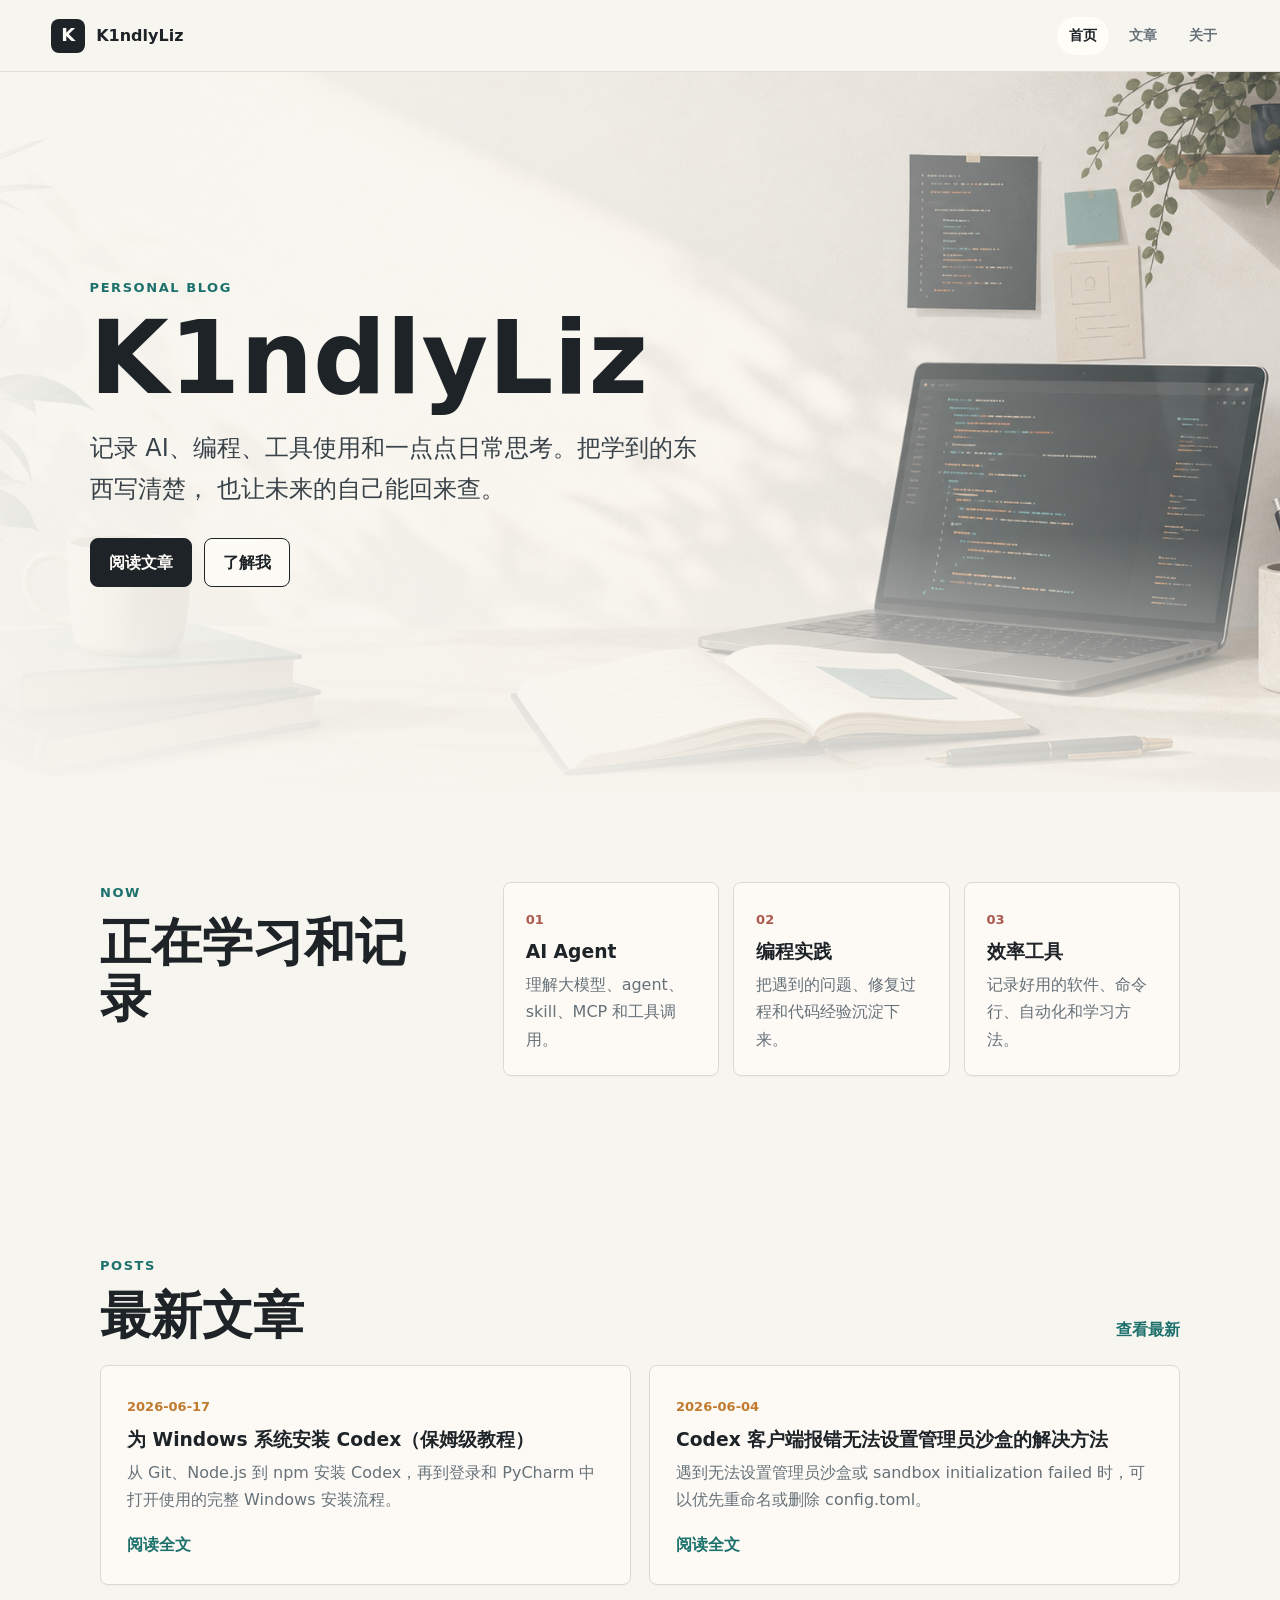
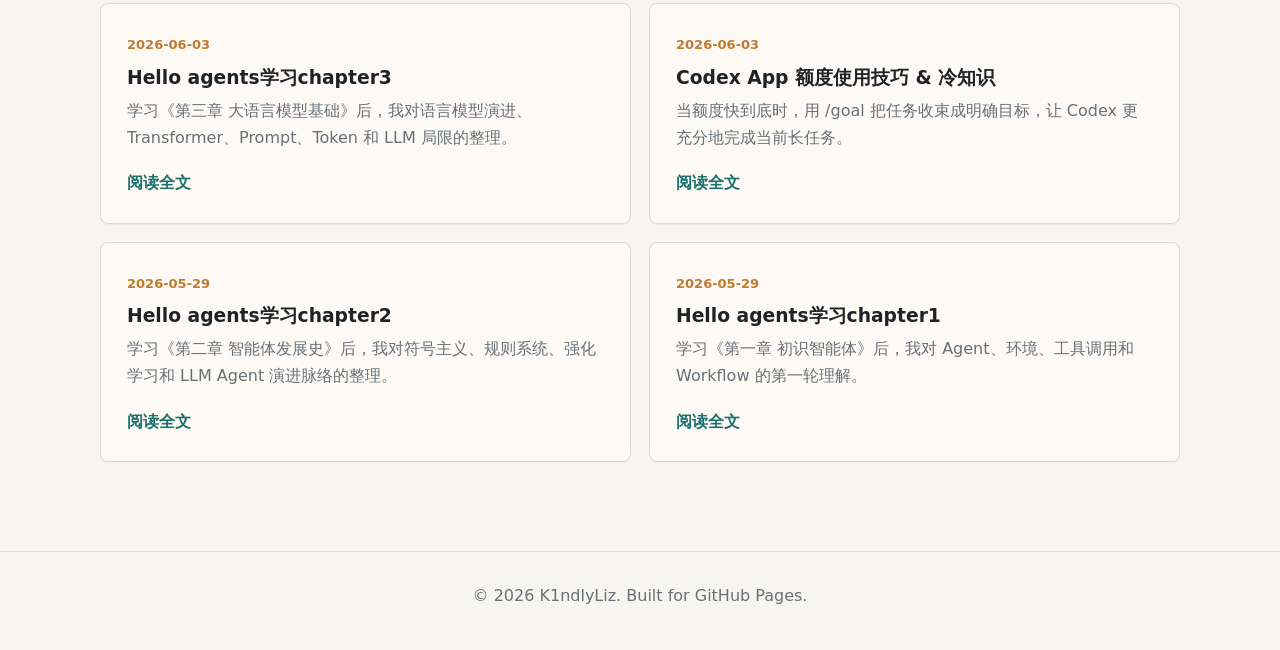
<file: index.html>
<!doctype html>
<html lang="zh-CN">
  <head>
    <meta charset="utf-8" />
    <meta name="viewport" content="width=device-width, initial-scale=1" />
    <meta
      name="description"
      content="K1ndlyLiz 的个人博客，记录 AI、编程、工具和学习笔记。"
    />
    <title>K1ndlyLiz | 个人博客</title>
    <link rel="stylesheet" href="assets/styles.css" />
  </head>
  <body>
    <header class="site-header">
      <a class="brand" href="index.html" aria-label="K1ndlyLiz 首页">
        <span class="brand-mark">K</span>
        <span>K1ndlyLiz</span>
      </a>
      <nav class="site-nav" aria-label="主导航">
        <a href="index.html" aria-current="page">首页</a>
        <a href="#posts">文章</a>
        <a href="about.html">关于</a>
      </nav>
    </header>

    <main>
      <section class="hero">
        <img src="assets/hero-blog.png" alt="" class="hero-image" />
        <div class="hero-overlay"></div>
        <div class="hero-content">
          <p class="eyebrow">Personal Blog</p>
          <h1>K1ndlyLiz</h1>
          <p class="hero-copy">
            记录 AI、编程、工具使用和一点点日常思考。把学到的东西写清楚，
            也让未来的自己能回来查。
          </p>
          <div class="hero-actions">
            <a class="button primary" href="#posts">阅读文章</a>
            <a class="button secondary" href="about.html">了解我</a>
          </div>
        </div>
      </section>

      <section class="intro section">
        <div>
          <p class="section-kicker">Now</p>
          <h2>正在学习和记录</h2>
        </div>
        <div class="topic-grid" aria-label="博客主题">
          <article>
            <span>01</span>
            <h3>AI Agent</h3>
            <p>理解大模型、agent、skill、MCP 和工具调用。</p>
          </article>
          <article>
            <span>02</span>
            <h3>编程实践</h3>
            <p>把遇到的问题、修复过程和代码经验沉淀下来。</p>
          </article>
          <article>
            <span>03</span>
            <h3>效率工具</h3>
            <p>记录好用的软件、命令行、自动化和学习方法。</p>
          </article>
        </div>
      </section>

      <section class="section" id="posts">
        <div class="section-heading">
          <div>
            <p class="section-kicker">Posts</p>
            <h2>最新文章</h2>
          </div>
          <a class="text-link" href="posts/codex-windows-install.html">查看最新</a>
        </div>

        <div class="post-list">
          <article class="post-card">
            <a href="posts/codex-windows-install.html">
              <time datetime="2026-06-17">2026-06-17</time>
              <h3>为 Windows 系统安装 Codex（保姆级教程）</h3>
              <p>
                从 Git、Node.js 到 npm 安装 Codex，再到登录和 PyCharm 中打开使用的完整 Windows 安装流程。
              </p>
              <span>阅读全文</span>
            </a>
          </article>
          <article class="post-card">
            <a href="posts/codex-admin-sandbox-fix.html">
              <time datetime="2026-06-04">2026-06-04</time>
              <h3>Codex 客户端报错无法设置管理员沙盒的解决方法</h3>
              <p>
                遇到无法设置管理员沙盒或 sandbox initialization failed 时，可以优先重命名或删除 config.toml。
              </p>
              <span>阅读全文</span>
            </a>
          </article>
          <article class="post-card">
            <a href="posts/hello-agents-chapter3.html">
              <time datetime="2026-06-03">2026-06-03</time>
              <h3>Hello agents学习chapter3</h3>
              <p>
                学习《第三章 大语言模型基础》后，我对语言模型演进、Transformer、Prompt、Token 和 LLM 局限的整理。
              </p>
              <span>阅读全文</span>
            </a>
          </article>
          <article class="post-card">
            <a href="posts/codex-app-quota-tips.html">
              <time datetime="2026-06-03">2026-06-03</time>
              <h3>Codex App 额度使用技巧 &amp; 冷知识</h3>
              <p>
                当额度快到底时，用 /goal 把任务收束成明确目标，让 Codex 更充分地完成当前长任务。
              </p>
              <span>阅读全文</span>
            </a>
          </article>
          <article class="post-card">
            <a href="posts/hello-agents-chapter2.html">
              <time datetime="2026-05-29">2026-05-29</time>
              <h3>Hello agents学习chapter2</h3>
              <p>
                学习《第二章 智能体发展史》后，我对符号主义、规则系统、强化学习和 LLM Agent 演进脉络的整理。
              </p>
              <span>阅读全文</span>
            </a>
          </article>
          <article class="post-card">
            <a href="posts/hello-blog.html">
              <time datetime="2026-05-29">2026-05-29</time>
              <h3>Hello agents学习chapter1</h3>
              <p>
                学习《第一章 初识智能体》后，我对 Agent、环境、工具调用和 Workflow 的第一轮理解。
              </p>
              <span>阅读全文</span>
            </a>
          </article>
        </div>
      </section>
    </main>

    <footer class="site-footer">
      <p>© 2026 K1ndlyLiz. Built for GitHub Pages.</p>
    </footer>
  </body>
</html>
</file>
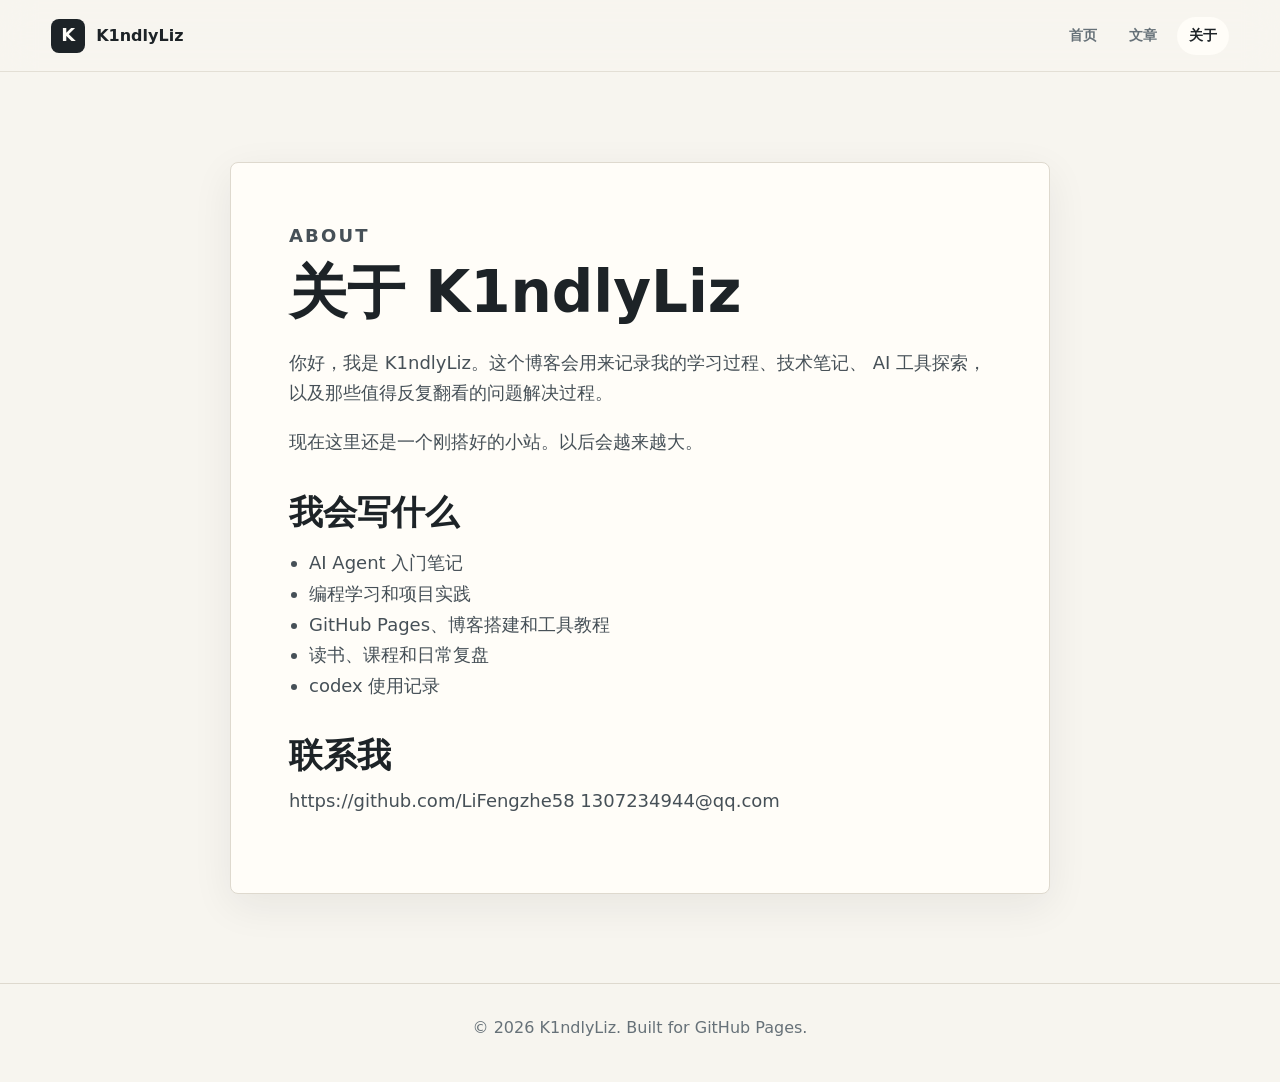
<file: about.html>
<!doctype html>
<html lang="zh-CN">
  <head>
    <meta charset="utf-8" />
    <meta name="viewport" content="width=device-width, initial-scale=1" />
    <meta name="description" content="关于 K1ndlyLiz 的个人介绍。" />
    <title>关于 | K1ndlyLiz</title>
    <link rel="stylesheet" href="assets/styles.css" />
  </head>
  <body>
    <header class="site-header">
      <a class="brand" href="index.html" aria-label="K1ndlyLiz 首页">
        <span class="brand-mark">K</span>
        <span>K1ndlyLiz</span>
      </a>
      <nav class="site-nav" aria-label="主导航">
        <a href="index.html">首页</a>
        <a href="index.html#posts">文章</a>
        <a href="about.html" aria-current="page">关于</a>
      </nav>
    </header>

    <main class="page-shell">
      <article class="article-page">
        <p class="section-kicker">About</p>
        <h1>关于 K1ndlyLiz</h1>
        <p>
          你好，我是 K1ndlyLiz。这个博客会用来记录我的学习过程、技术笔记、
          AI 工具探索，以及那些值得反复翻看的问题解决过程。
        </p>
        <p>
          现在这里还是一个刚搭好的小站。以后会越来越大。
        </p>

        <h2>我会写什么</h2>
        <ul>
          <li>AI Agent 入门笔记</li>
          <li>编程学习和项目实践</li>
          <li>GitHub Pages、博客搭建和工具教程</li>
          <li>读书、课程和日常复盘</li>
          <li>codex 使用记录</li>
        </ul>

        <h2>联系我</h2>
        <p>
          https://github.com/LiFengzhe58
          1307234944@qq.com
        </p>
      </article>
    </main>

    <footer class="site-footer">
      <p>© 2026 K1ndlyLiz. Built for GitHub Pages.</p>
    </footer>
  </body>
</html>
</file>
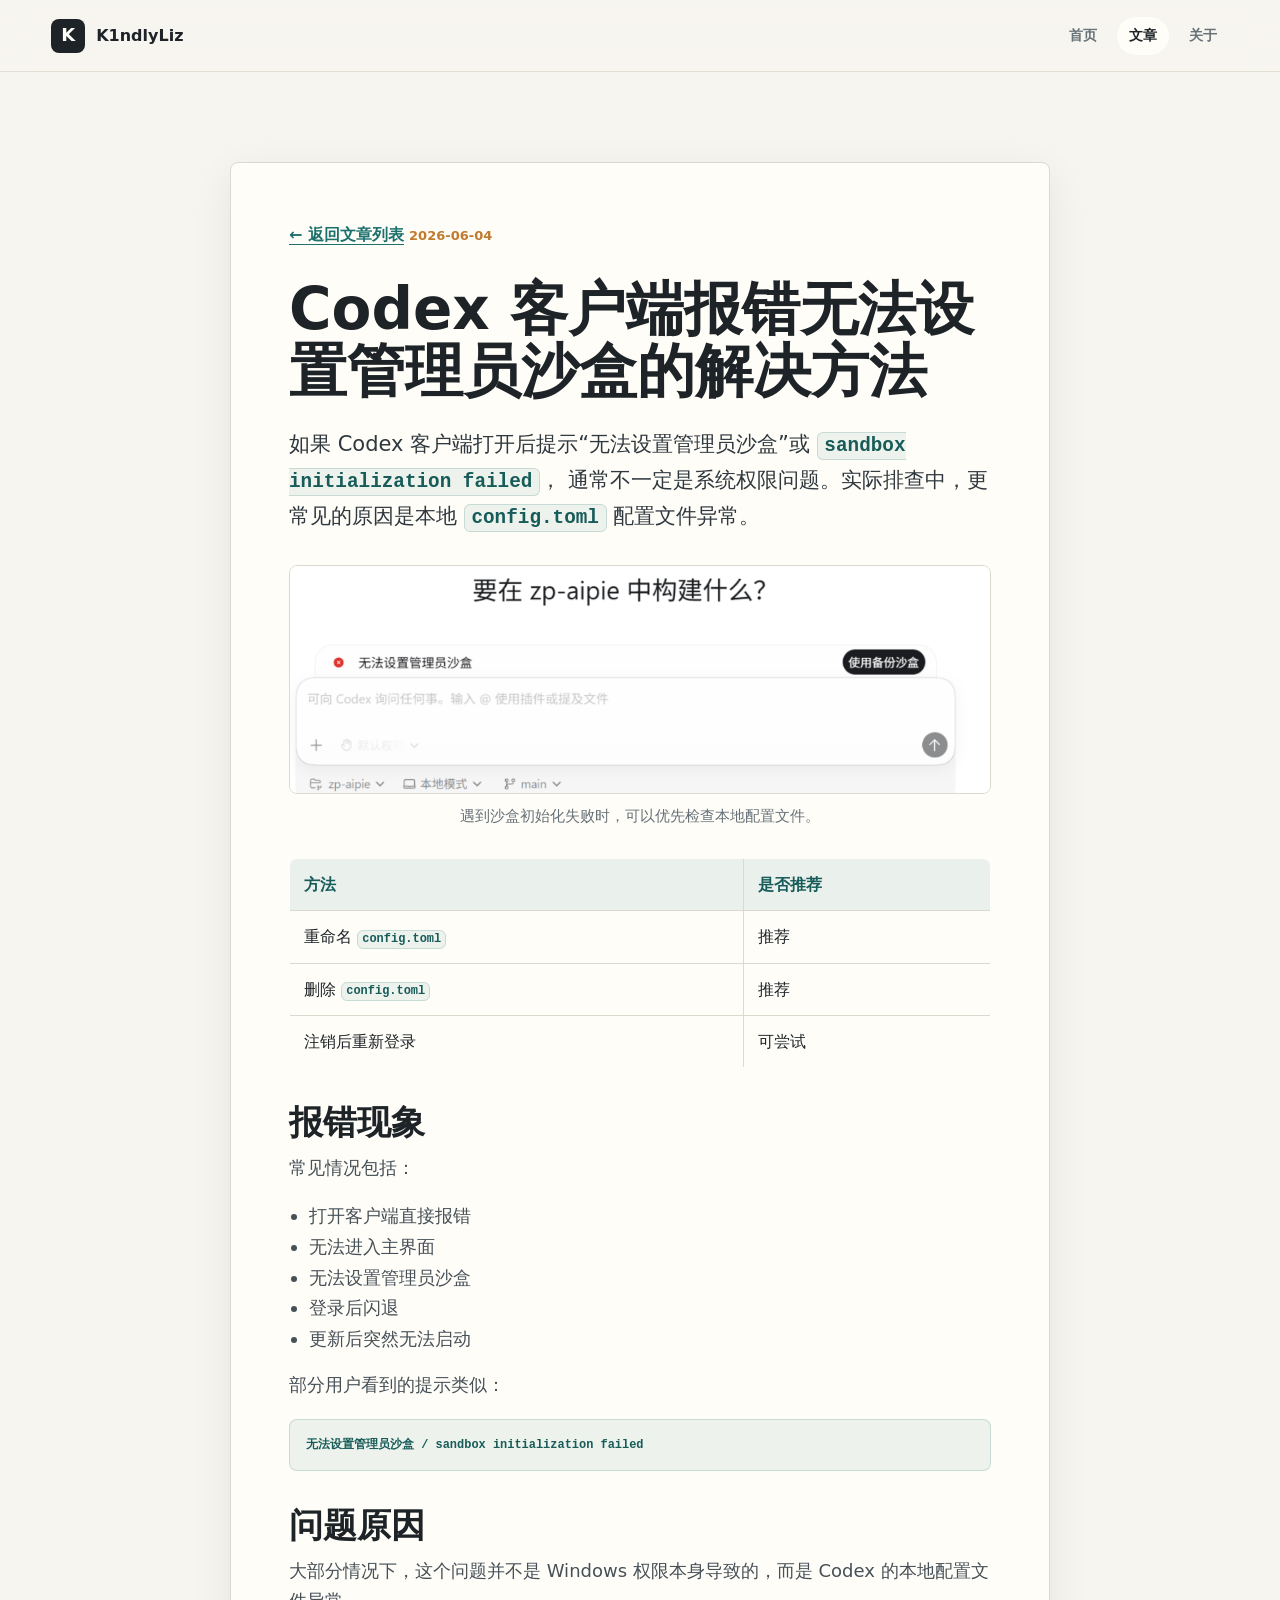
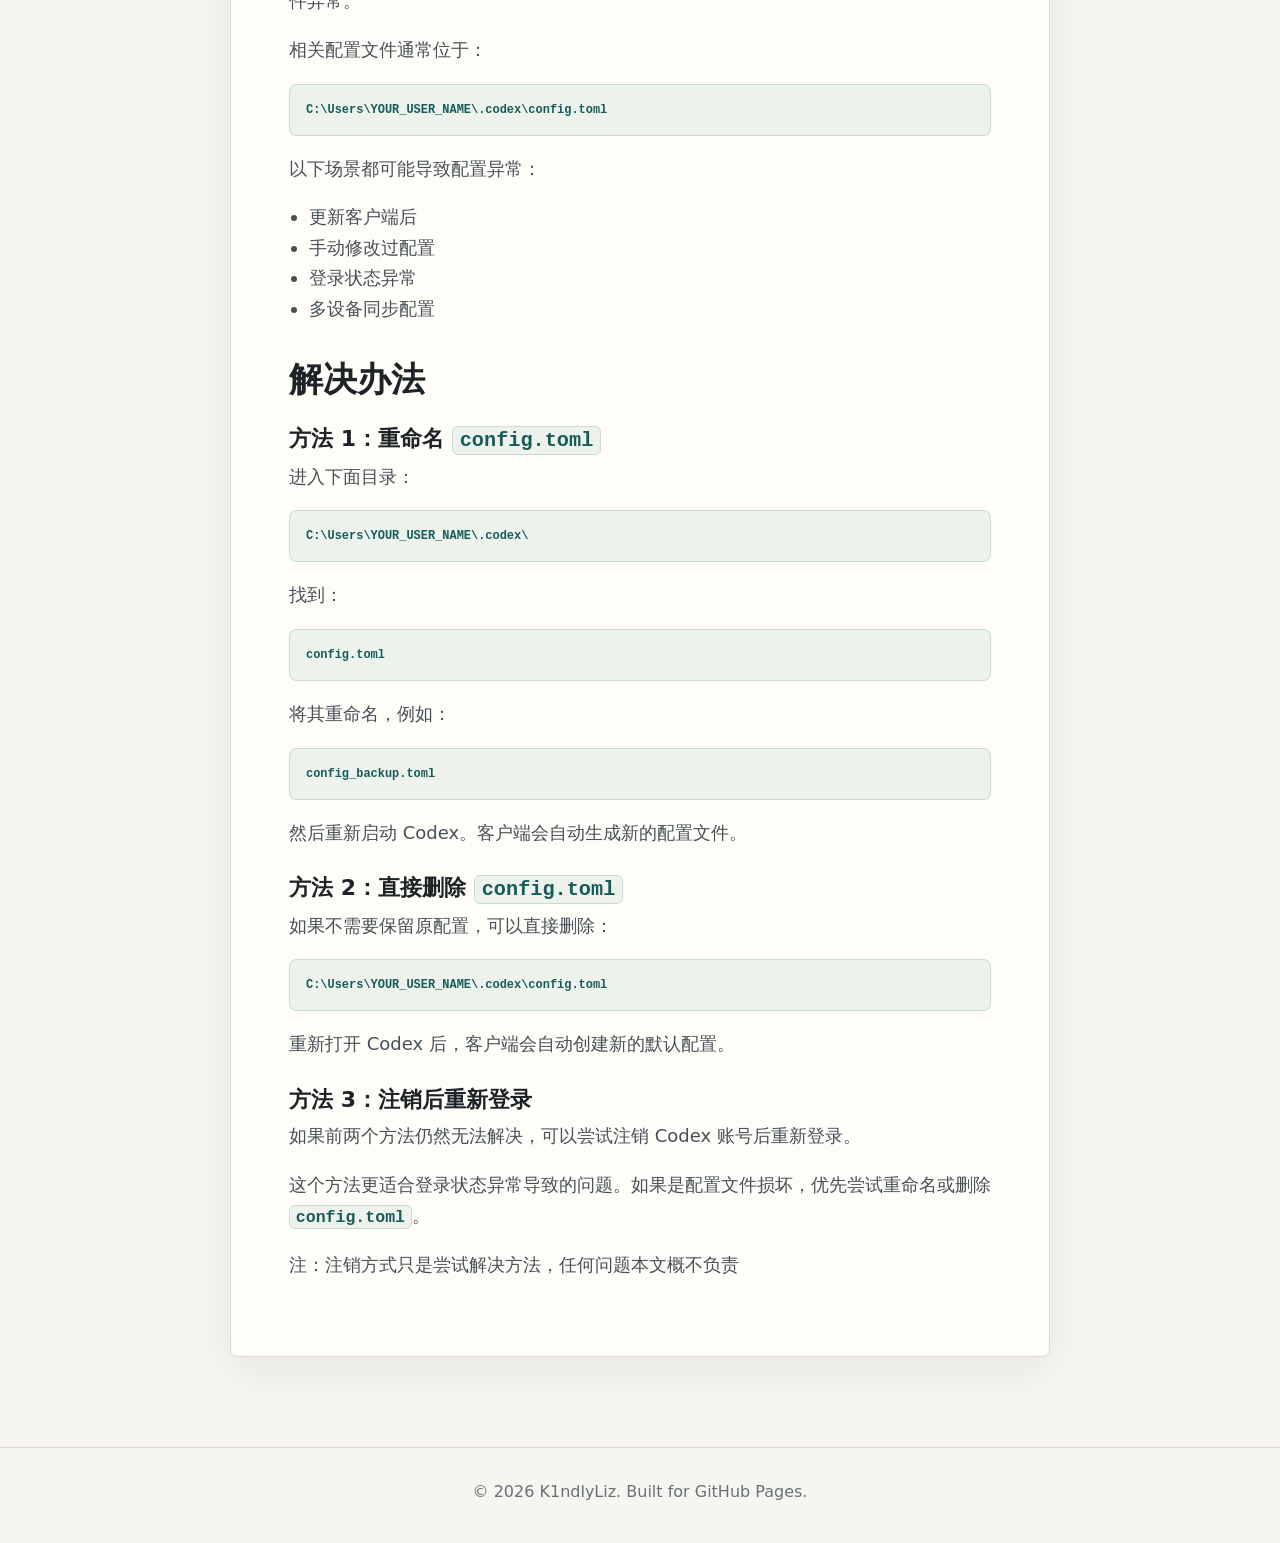
<file: posts/codex-admin-sandbox-fix.html>
<!doctype html>
<html lang="zh-CN">
  <head>
    <meta charset="utf-8" />
    <meta name="viewport" content="width=device-width, initial-scale=1" />
    <meta
      name="description"
      content="Codex 客户端报错无法设置管理员沙盒的解决方法：重命名或删除 config.toml，让客户端重新生成配置。"
    />
    <title>Codex 客户端报错无法设置管理员沙盒的解决方法 | K1ndlyLiz</title>
    <link rel="stylesheet" href="../assets/styles.css" />
  </head>
  <body>
    <header class="site-header">
      <a class="brand" href="../index.html" aria-label="K1ndlyLiz 首页">
        <span class="brand-mark">K</span>
        <span>K1ndlyLiz</span>
      </a>
      <nav class="site-nav" aria-label="主导航">
        <a href="../index.html">首页</a>
        <a href="../index.html#posts" aria-current="page">文章</a>
        <a href="../about.html">关于</a>
      </nav>
    </header>

    <main class="page-shell">
      <article class="article-page">
        <a class="back-link" href="../index.html#posts">← 返回文章列表</a>
        <time datetime="2026-06-04">2026-06-04</time>
        <h1>Codex 客户端报错无法设置管理员沙盒的解决方法</h1>
        <p class="lead">
          如果 Codex 客户端打开后提示“无法设置管理员沙盒”或 <code>sandbox initialization failed</code>，
          通常不一定是系统权限问题。实际排查中，更常见的原因是本地 <code>config.toml</code> 配置文件异常。
        </p>

        <figure class="article-figure">
          <img src="imgs/codex-admin-sandbox-error.png" alt="Codex 客户端报错无法设置管理员沙盒" />
          <figcaption>遇到沙盒初始化失败时，可以优先检查本地配置文件。</figcaption>
        </figure>

        <table>
          <thead>
            <tr>
              <th>方法</th>
              <th>是否推荐</th>
            </tr>
          </thead>
          <tbody>
            <tr>
              <td>重命名 <code>config.toml</code></td>
              <td>推荐</td>
            </tr>
            <tr>
              <td>删除 <code>config.toml</code></td>
              <td>推荐</td>
            </tr>
            <tr>
              <td>注销后重新登录</td>
              <td>可尝试</td>
            </tr>
          </tbody>
        </table>

        <h2>报错现象</h2>
        <p>常见情况包括：</p>
        <ul>
          <li>打开客户端直接报错</li>
          <li>无法进入主界面</li>
          <li>无法设置管理员沙盒</li>
          <li>登录后闪退</li>
          <li>更新后突然无法启动</li>
        </ul>

        <p>部分用户看到的提示类似：</p>
        <pre><code>无法设置管理员沙盒 / sandbox initialization failed</code></pre>

        <h2>问题原因</h2>
        <p>
          大部分情况下，这个问题并不是 Windows 权限本身导致的，而是 Codex 的本地配置文件异常。
        </p>
        <p>相关配置文件通常位于：</p>
        <pre><code>C:\Users\YOUR_USER_NAME\.codex\config.toml</code></pre>
        <p>以下场景都可能导致配置异常：</p>
        <ul>
          <li>更新客户端后</li>
          <li>手动修改过配置</li>
          <li>登录状态异常</li>
          <li>多设备同步配置</li>
        </ul>

        <h2>解决办法</h2>
        <h3>方法 1：重命名 <code>config.toml</code></h3>
        <p>进入下面目录：</p>
        <pre><code>C:\Users\YOUR_USER_NAME\.codex\</code></pre>
        <p>找到：</p>
        <pre><code>config.toml</code></pre>
        <p>将其重命名，例如：</p>
        <pre><code>config_backup.toml</code></pre>
        <p>然后重新启动 Codex。客户端会自动生成新的配置文件。</p>

        <h3>方法 2：直接删除 <code>config.toml</code></h3>
        <p>如果不需要保留原配置，可以直接删除：</p>
        <pre><code>C:\Users\YOUR_USER_NAME\.codex\config.toml</code></pre>
        <p>重新打开 Codex 后，客户端会自动创建新的默认配置。</p>

        <h3>方法 3：注销后重新登录</h3>
        <p>如果前两个方法仍然无法解决，可以尝试注销 Codex 账号后重新登录。</p>
        <p>
          这个方法更适合登录状态异常导致的问题。如果是配置文件损坏，优先尝试重命名或删除
          <code>config.toml</code>。
        </p>
        <p>注：注销方式只是尝试解决方法，任何问题本文概不负责<p>
       
      </article>
    </main>

    <footer class="site-footer">
      <p>© 2026 K1ndlyLiz. Built for GitHub Pages.</p>
    </footer>
  </body>
</html>
</file>
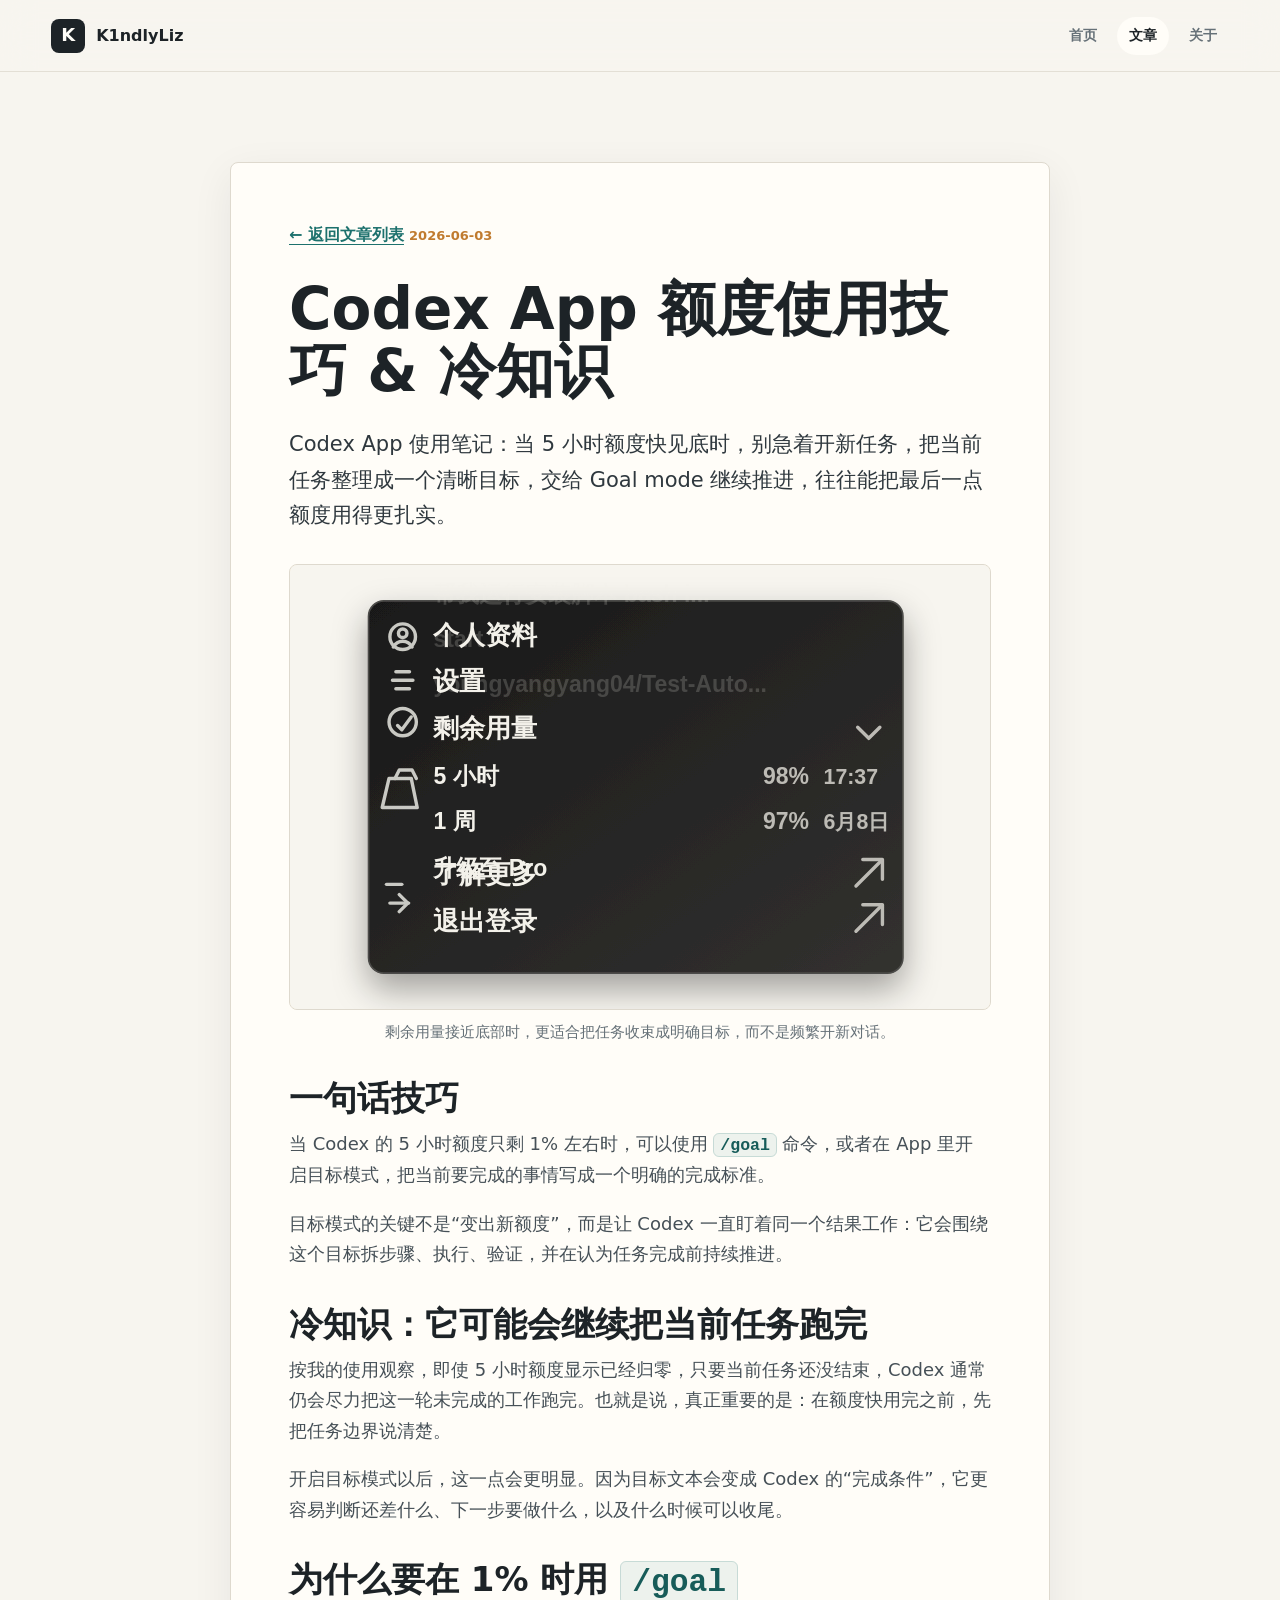
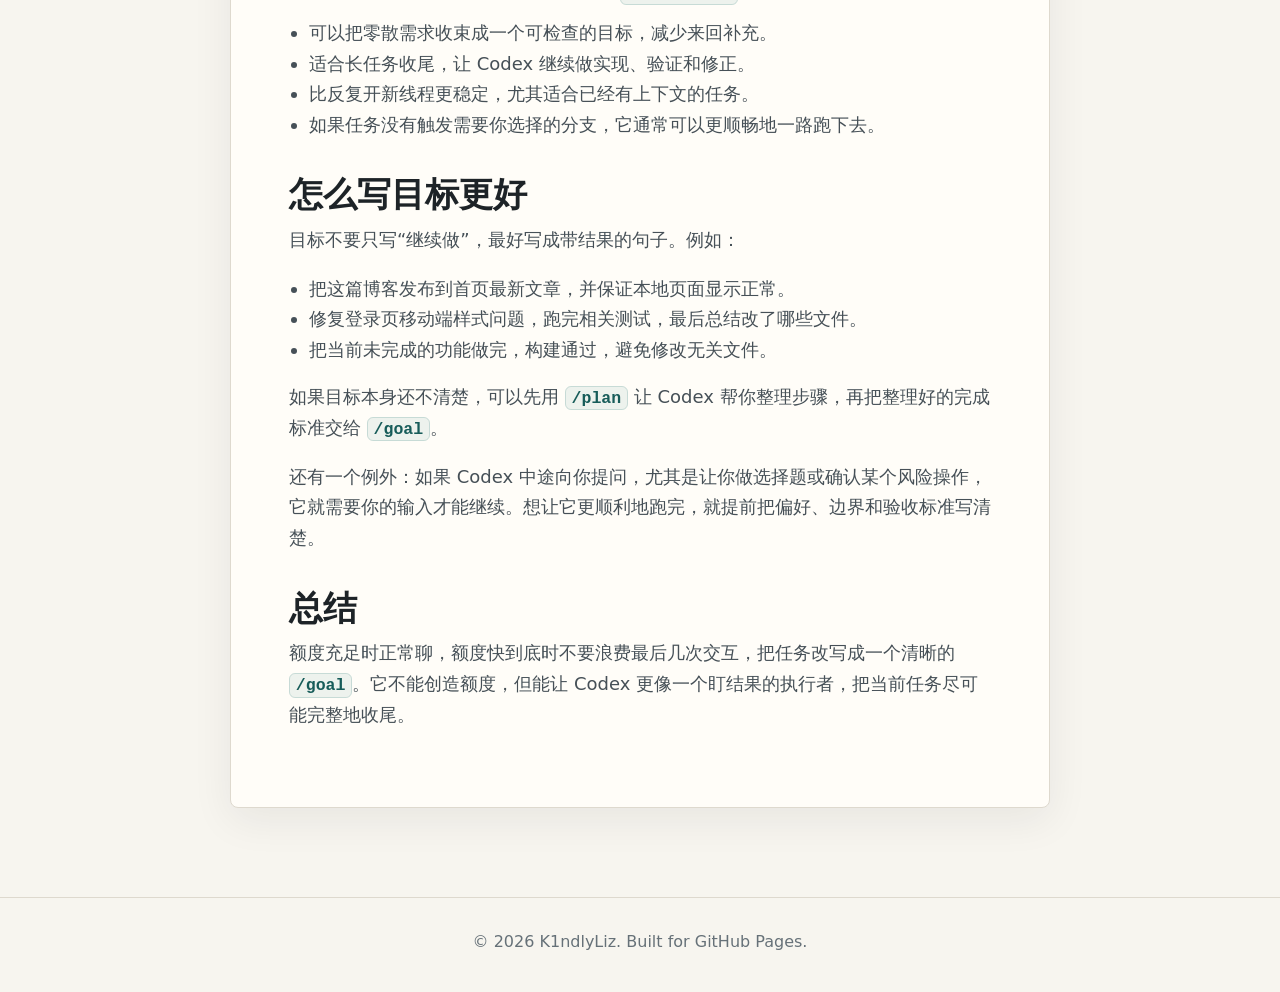
<file: posts/codex-app-quota-tips.html>
<!doctype html>
<html lang="zh-CN">
  <head>
    <meta charset="utf-8" />
    <meta name="viewport" content="width=device-width, initial-scale=1" />
    <meta
      name="description"
      content="Codex App 额度使用技巧与冷知识：如何用目标模式更充分地跑完长任务。"
    />
    <title>Codex App 额度使用技巧 &amp; 冷知识 | K1ndlyLiz</title>
    <link rel="stylesheet" href="../assets/styles.css" />
  </head>
  <body>
    <header class="site-header">
      <a class="brand" href="../index.html" aria-label="K1ndlyLiz 首页">
        <span class="brand-mark">K</span>
        <span>K1ndlyLiz</span>
      </a>
      <nav class="site-nav" aria-label="主导航">
        <a href="../index.html">首页</a>
        <a href="../index.html#posts" aria-current="page">文章</a>
        <a href="../about.html">关于</a>
      </nav>
    </header>

    <main class="page-shell">
      <article class="article-page">
        <a class="back-link" href="../index.html#posts">← 返回文章列表</a>
        <time datetime="2026-06-03">2026-06-03</time>
        <h1>Codex App 额度使用技巧 &amp; 冷知识</h1>
        <p class="lead">
          Codex App 使用笔记：当 5 小时额度快见底时，别急着开新任务，把当前任务整理成一个清晰目标，交给 Goal mode 继续推进，往往能把最后一点额度用得更扎实。
        </p>

        <figure class="article-figure">
          <img src="imgs/codex-app-quota-usage.svg" alt="Codex App 剩余用量菜单截图风格配图" />
          <figcaption>剩余用量接近底部时，更适合把任务收束成明确目标，而不是频繁开新对话。</figcaption>
        </figure>

        <h2>一句话技巧</h2>
        <p>
          当 Codex 的 5 小时额度只剩 1% 左右时，可以使用 <code>/goal</code> 命令，或者在 App 里开启目标模式，把当前要完成的事情写成一个明确的完成标准。
        </p>
        <p>
          目标模式的关键不是“变出新额度”，而是让 Codex 一直盯着同一个结果工作：它会围绕这个目标拆步骤、执行、验证，并在认为任务完成前持续推进。
        </p>

        <h2>冷知识：它可能会继续把当前任务跑完</h2>
        <p>
          按我的使用观察，即使 5 小时额度显示已经归零，只要当前任务还没结束，Codex 通常仍会尽力把这一轮未完成的工作跑完。也就是说，真正重要的是：在额度快用完之前，先把任务边界说清楚。
        </p>
        <p>
          开启目标模式以后，这一点会更明显。因为目标文本会变成 Codex 的“完成条件”，它更容易判断还差什么、下一步要做什么，以及什么时候可以收尾。
        </p>

        <h2>为什么要在 1% 时用 <code>/goal</code></h2>
        <ul>
          <li>可以把零散需求收束成一个可检查的目标，减少来回补充。</li>
          <li>适合长任务收尾，让 Codex 继续做实现、验证和修正。</li>
          <li>比反复开新线程更稳定，尤其适合已经有上下文的任务。</li>
          <li>如果任务没有触发需要你选择的分支，它通常可以更顺畅地一路跑下去。</li>
        </ul>

        <h2>怎么写目标更好</h2>
        <p>目标不要只写“继续做”，最好写成带结果的句子。例如：</p>
        <ul>
          <li>把这篇博客发布到首页最新文章，并保证本地页面显示正常。</li>
          <li>修复登录页移动端样式问题，跑完相关测试，最后总结改了哪些文件。</li>
          <li>把当前未完成的功能做完，构建通过，避免修改无关文件。</li>
        </ul>
        <p>
          如果目标本身还不清楚，可以先用 <code>/plan</code> 让 Codex 帮你整理步骤，再把整理好的完成标准交给 <code>/goal</code>。
        </p>

        <p>
          还有一个例外：如果 Codex 中途向你提问，尤其是让你做选择题或确认某个风险操作，它就需要你的输入才能继续。想让它更顺利地跑完，就提前把偏好、边界和验收标准写清楚。
        </p>

        <h2>总结</h2>
        <p>
          额度充足时正常聊，额度快到底时不要浪费最后几次交互，把任务改写成一个清晰的 <code>/goal</code>。它不能创造额度，但能让 Codex 更像一个盯结果的执行者，把当前任务尽可能完整地收尾。
        </p>
      </article>
    </main>

    <footer class="site-footer">
      <p>© 2026 K1ndlyLiz. Built for GitHub Pages.</p>
    </footer>
  </body>
</html>
</file>
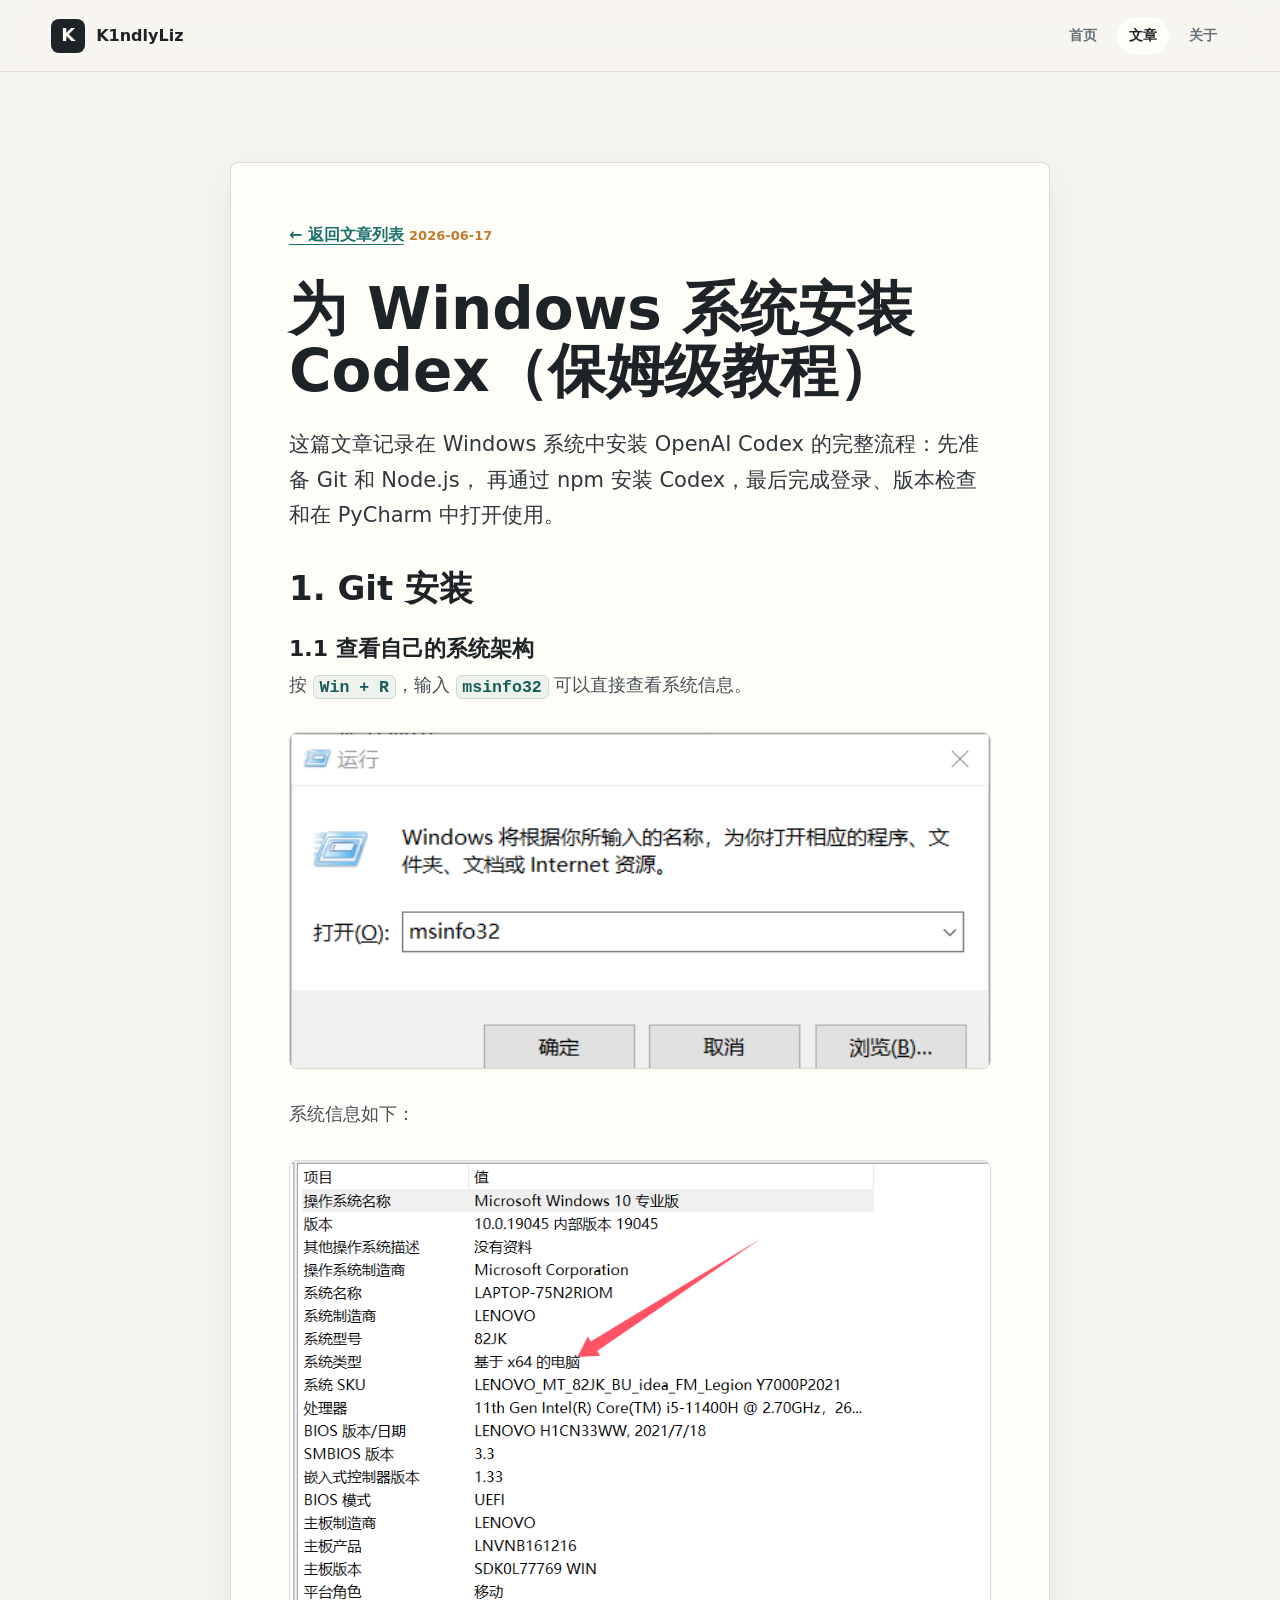
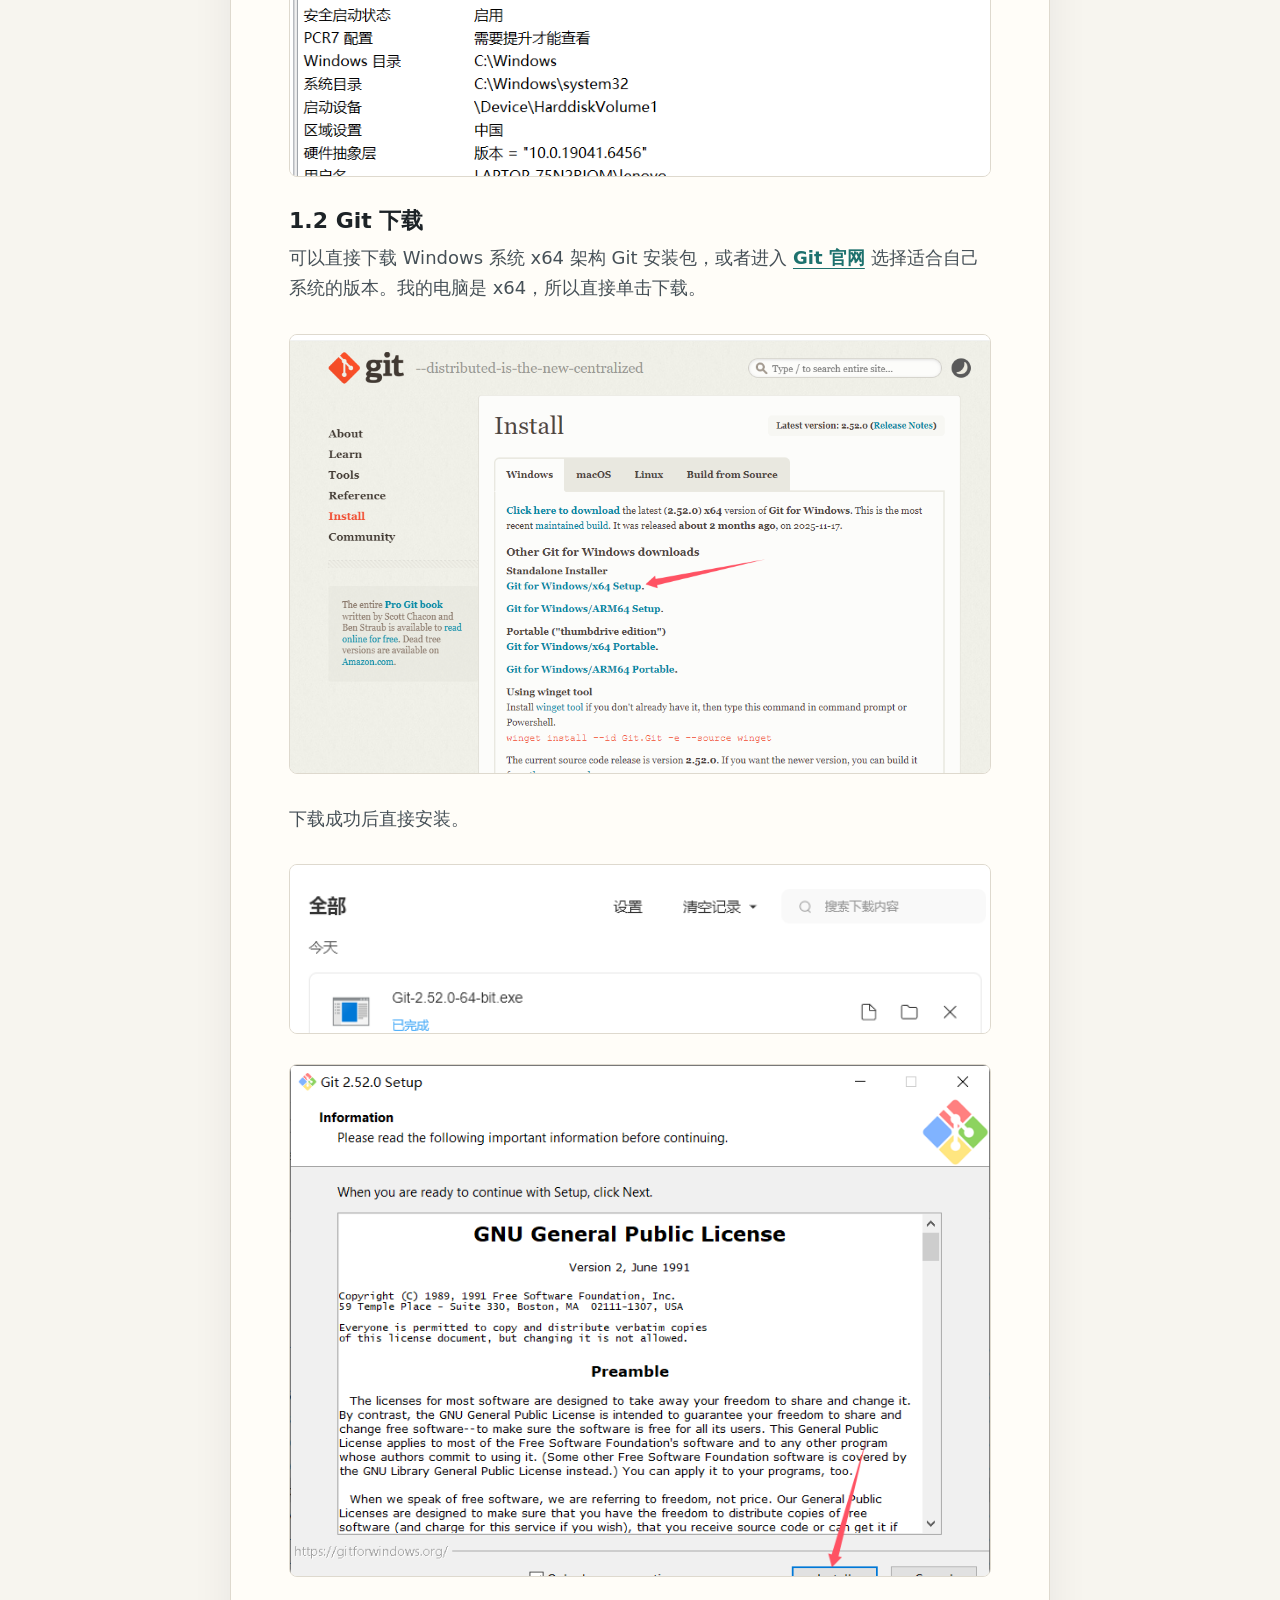
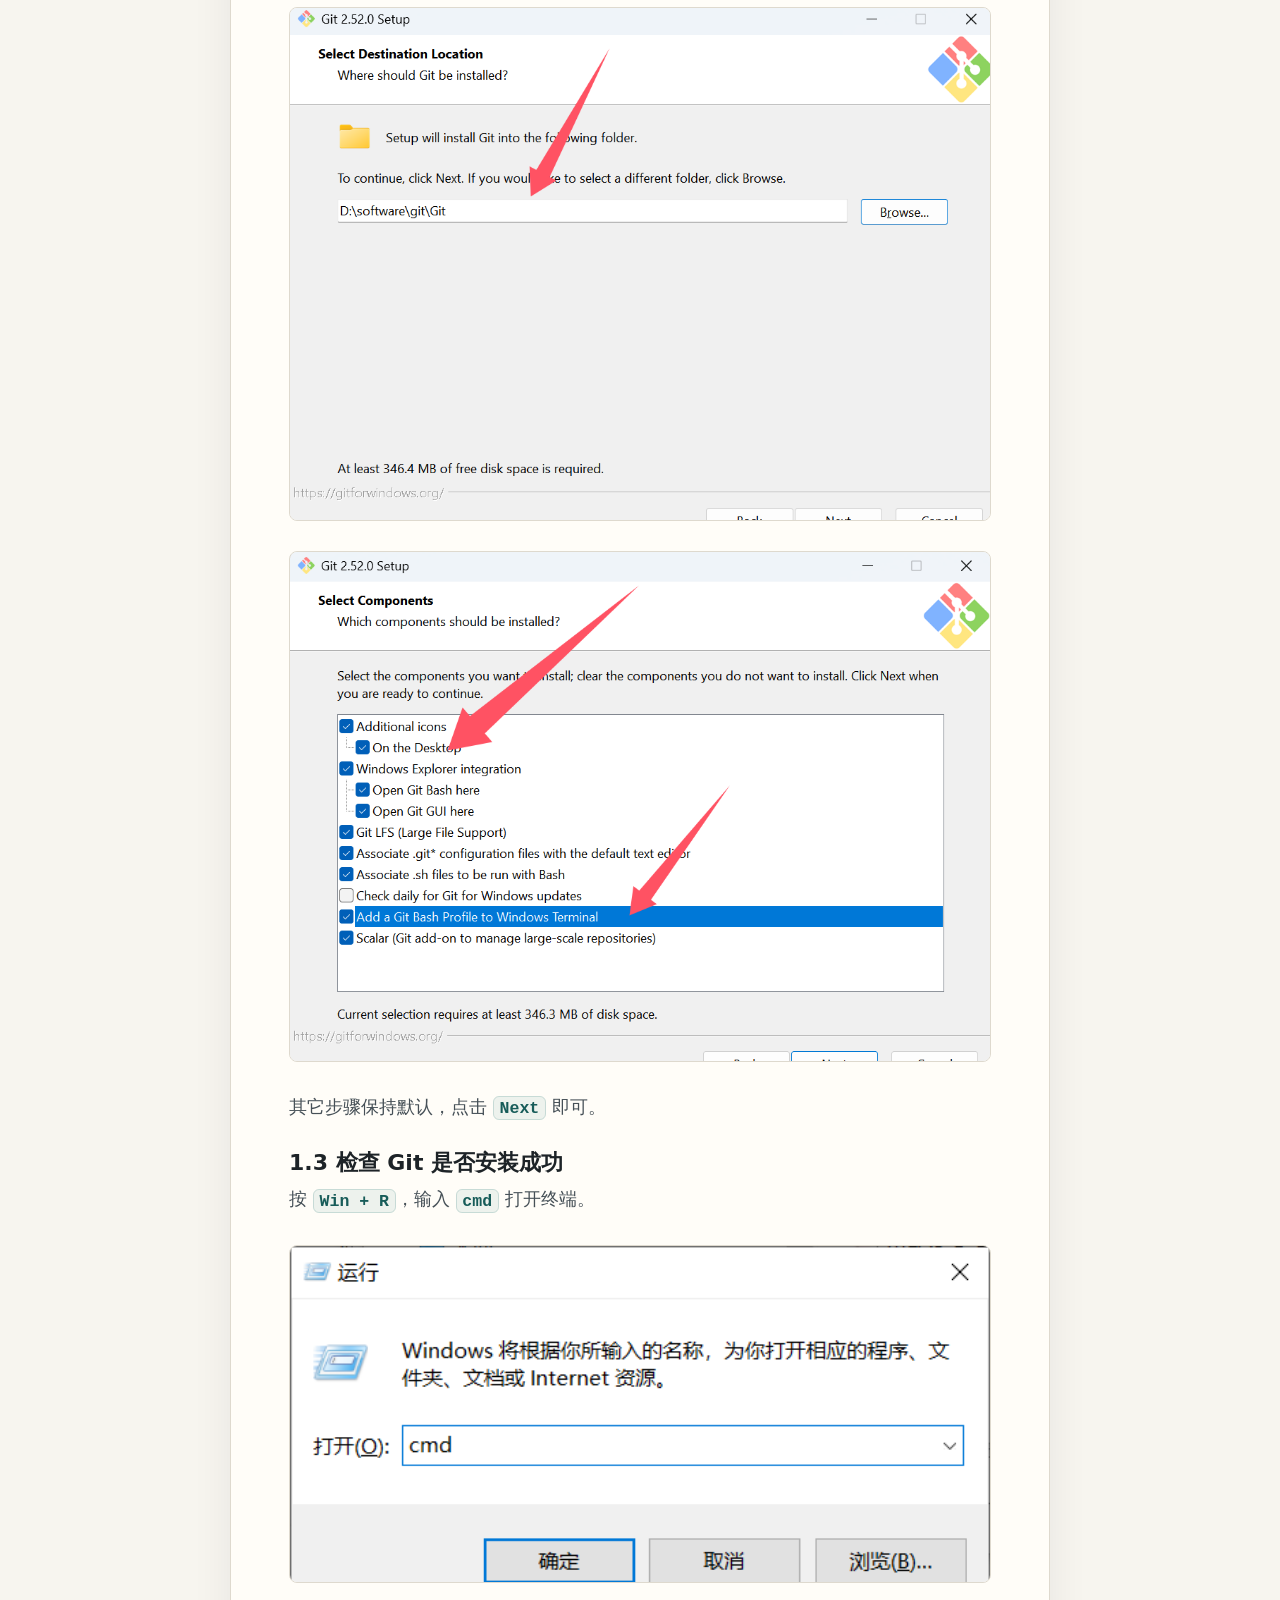
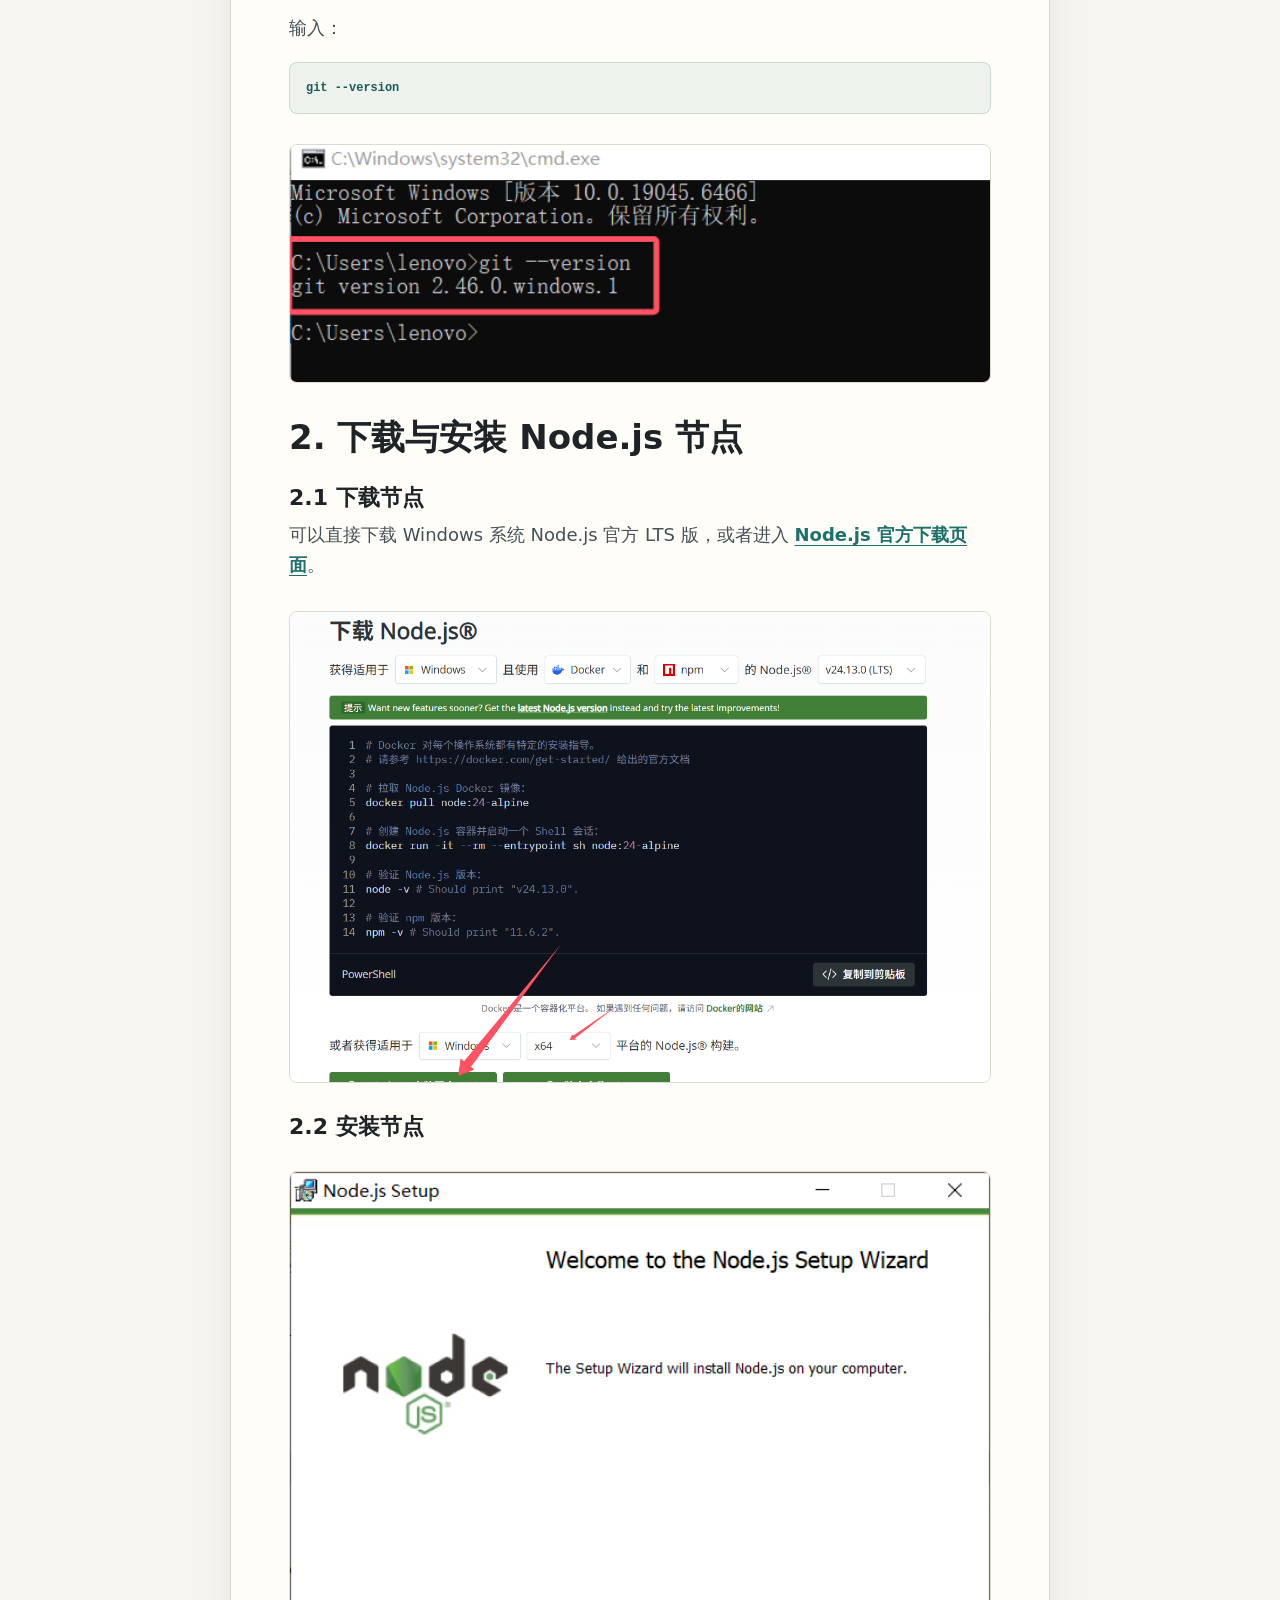
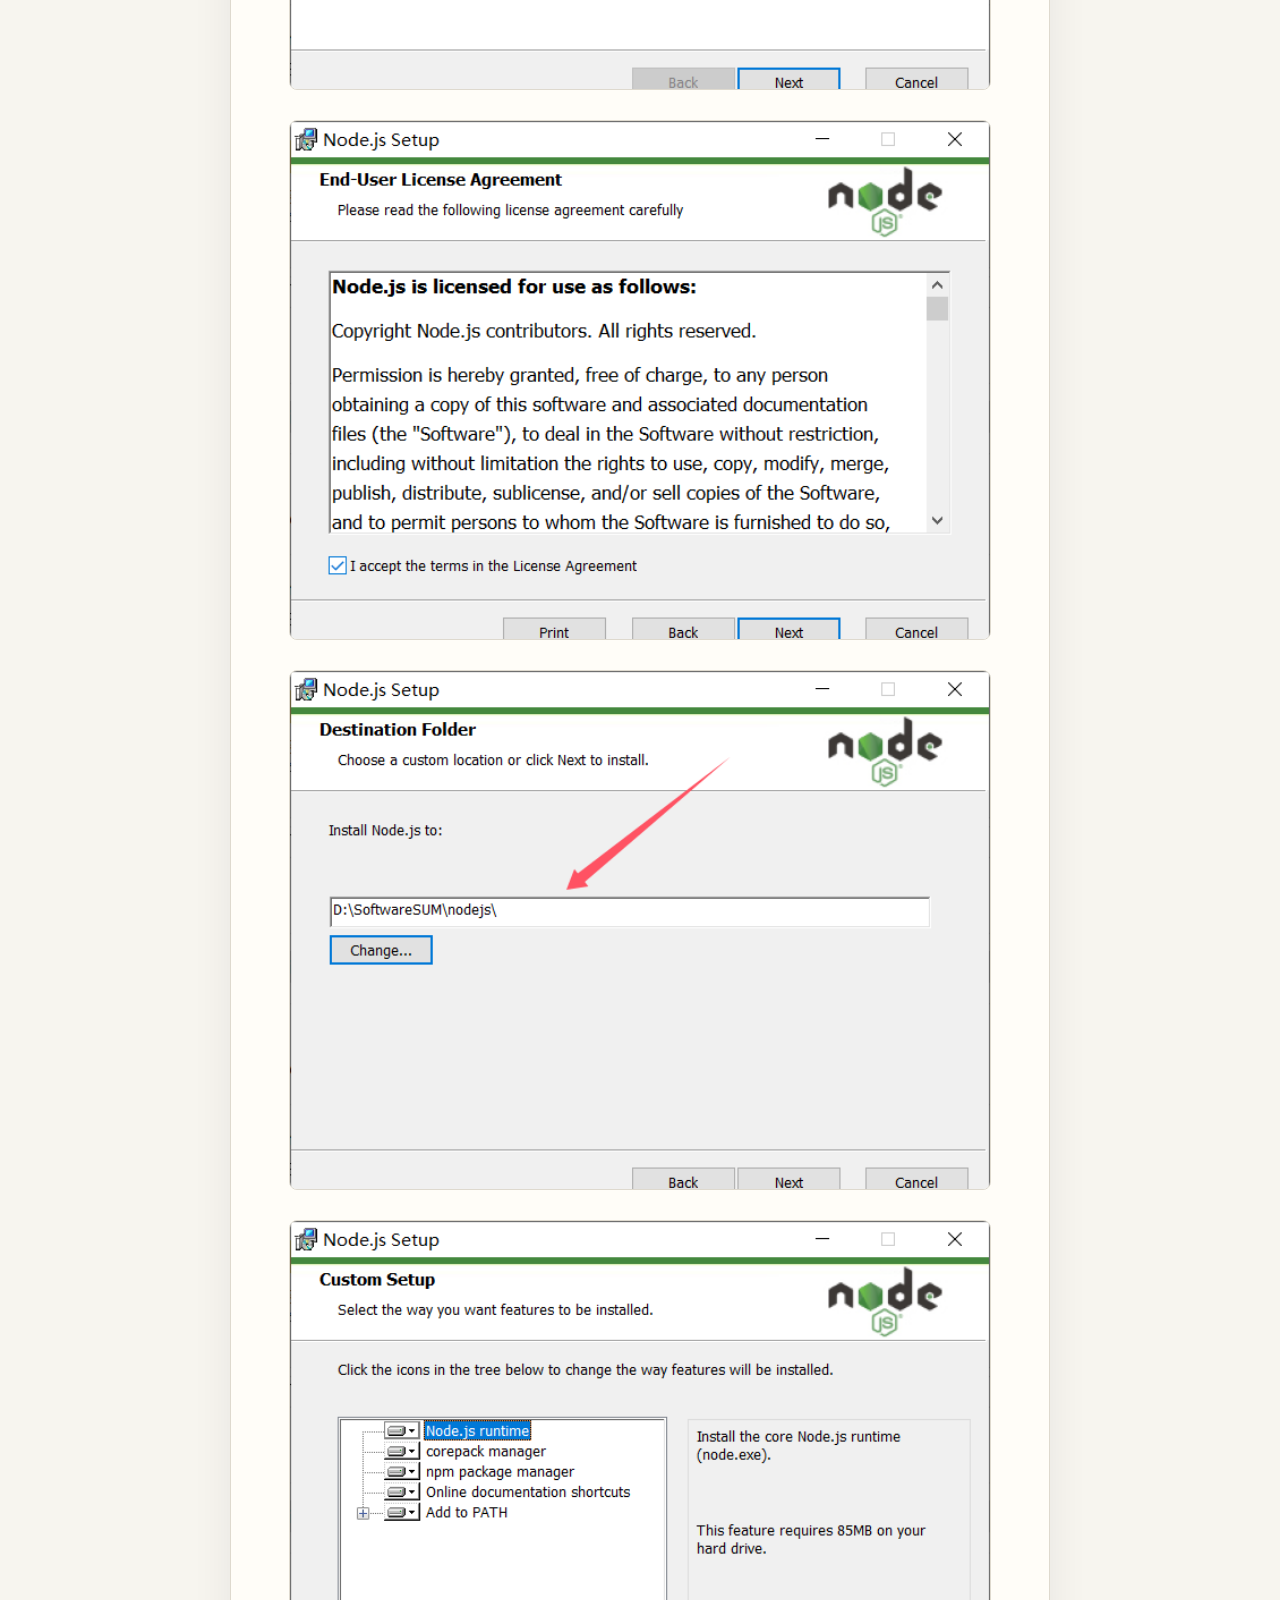
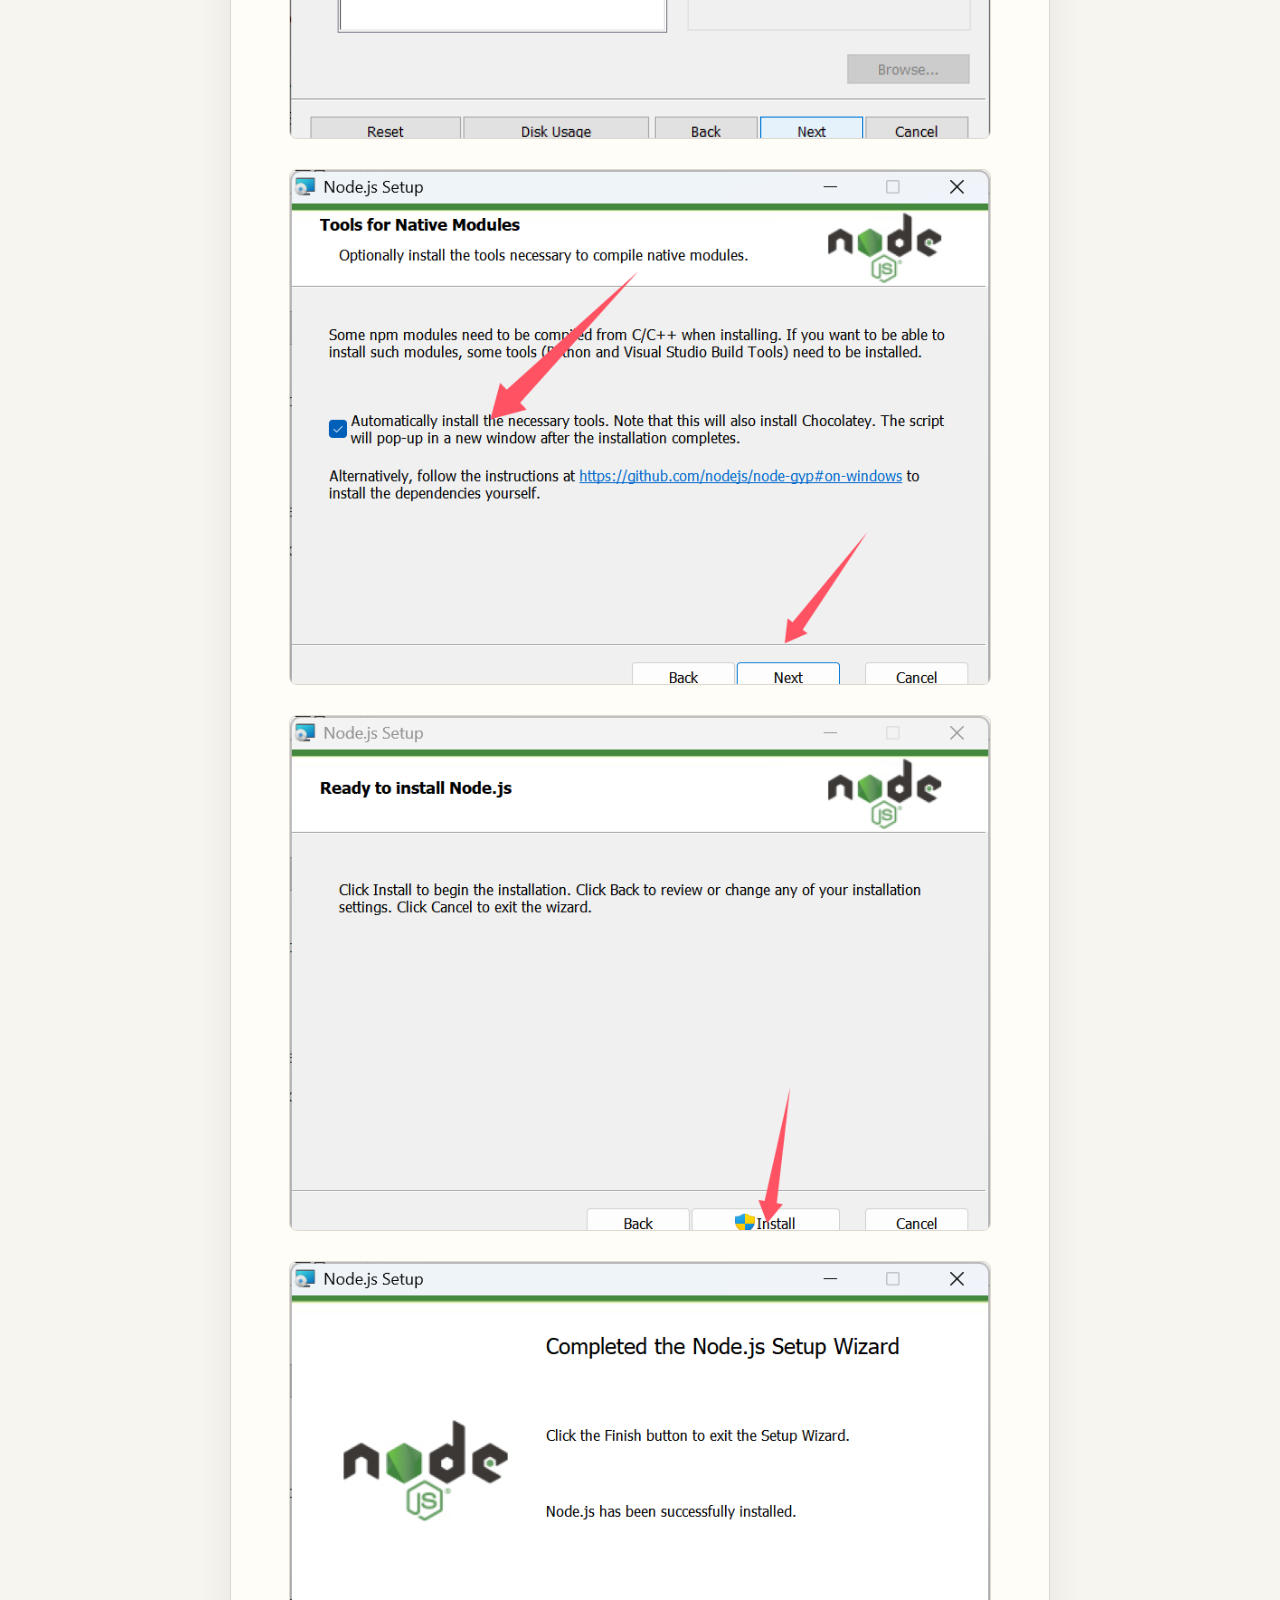
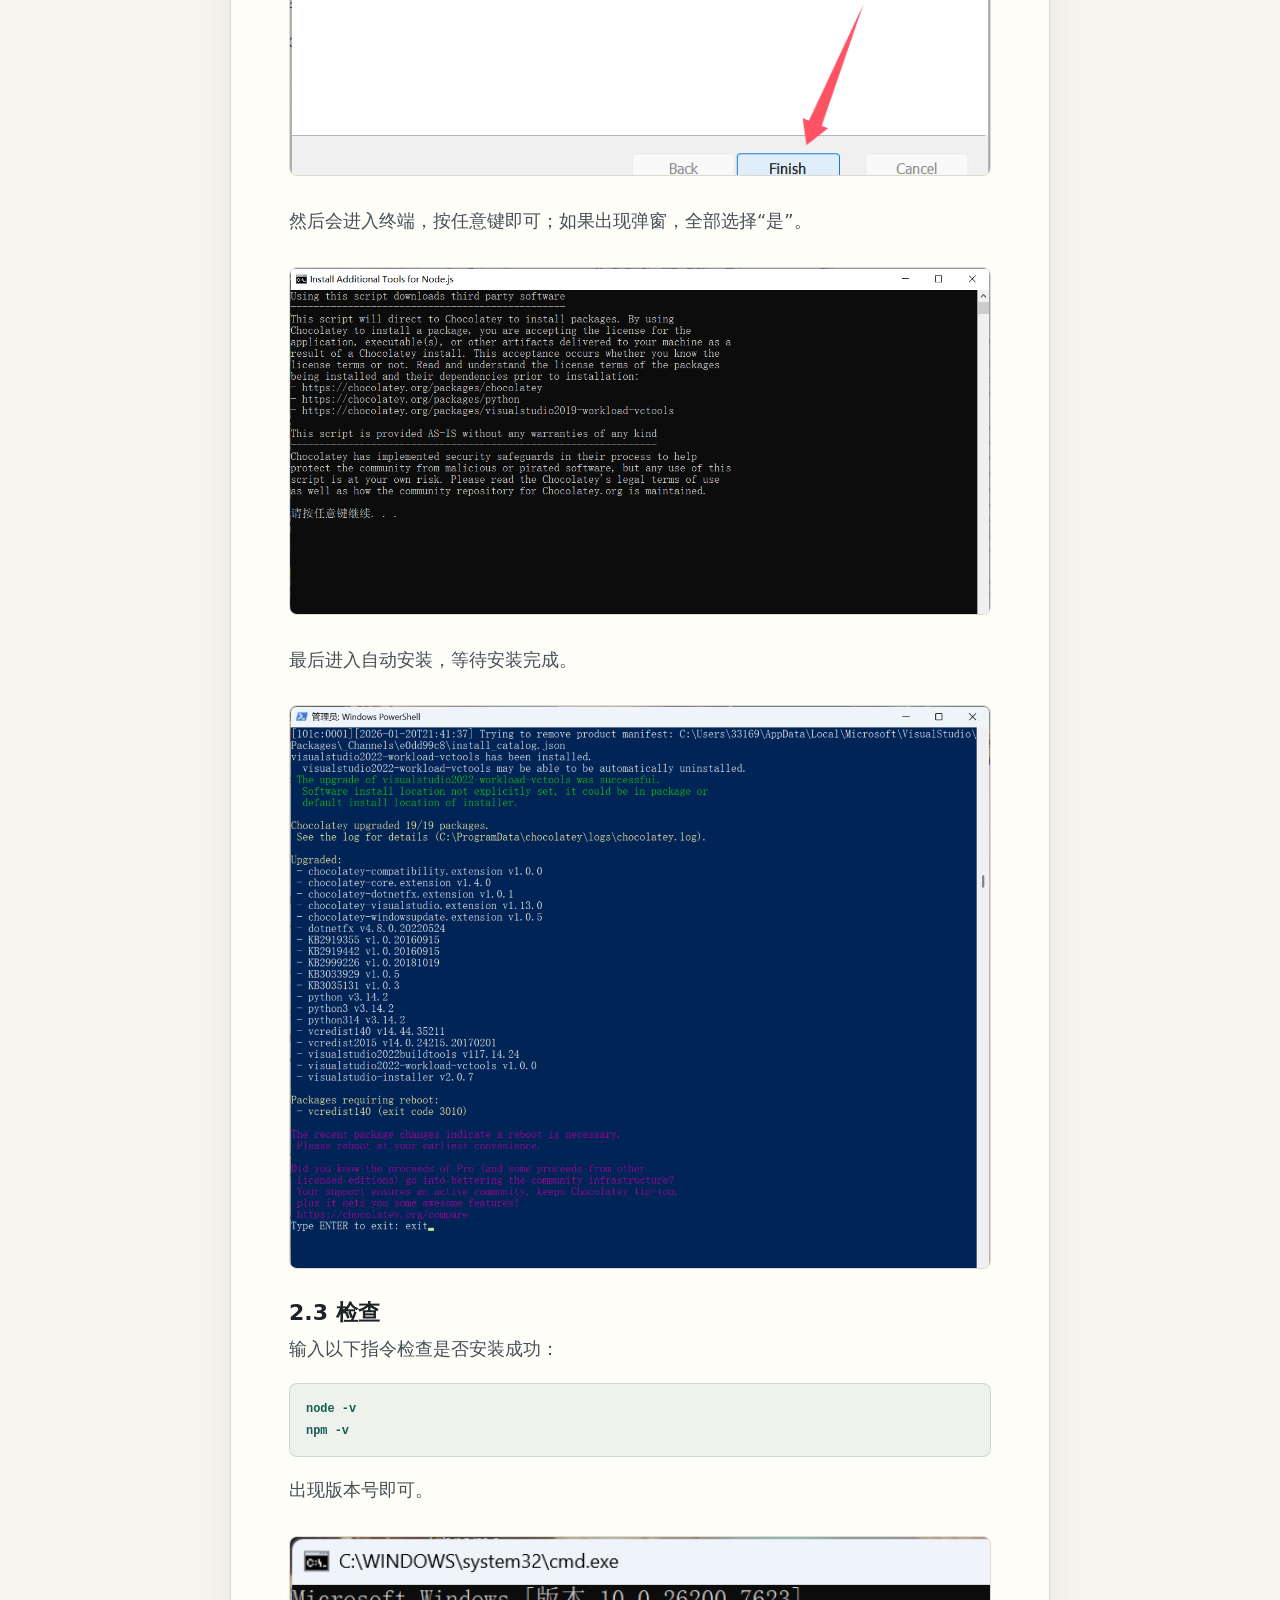
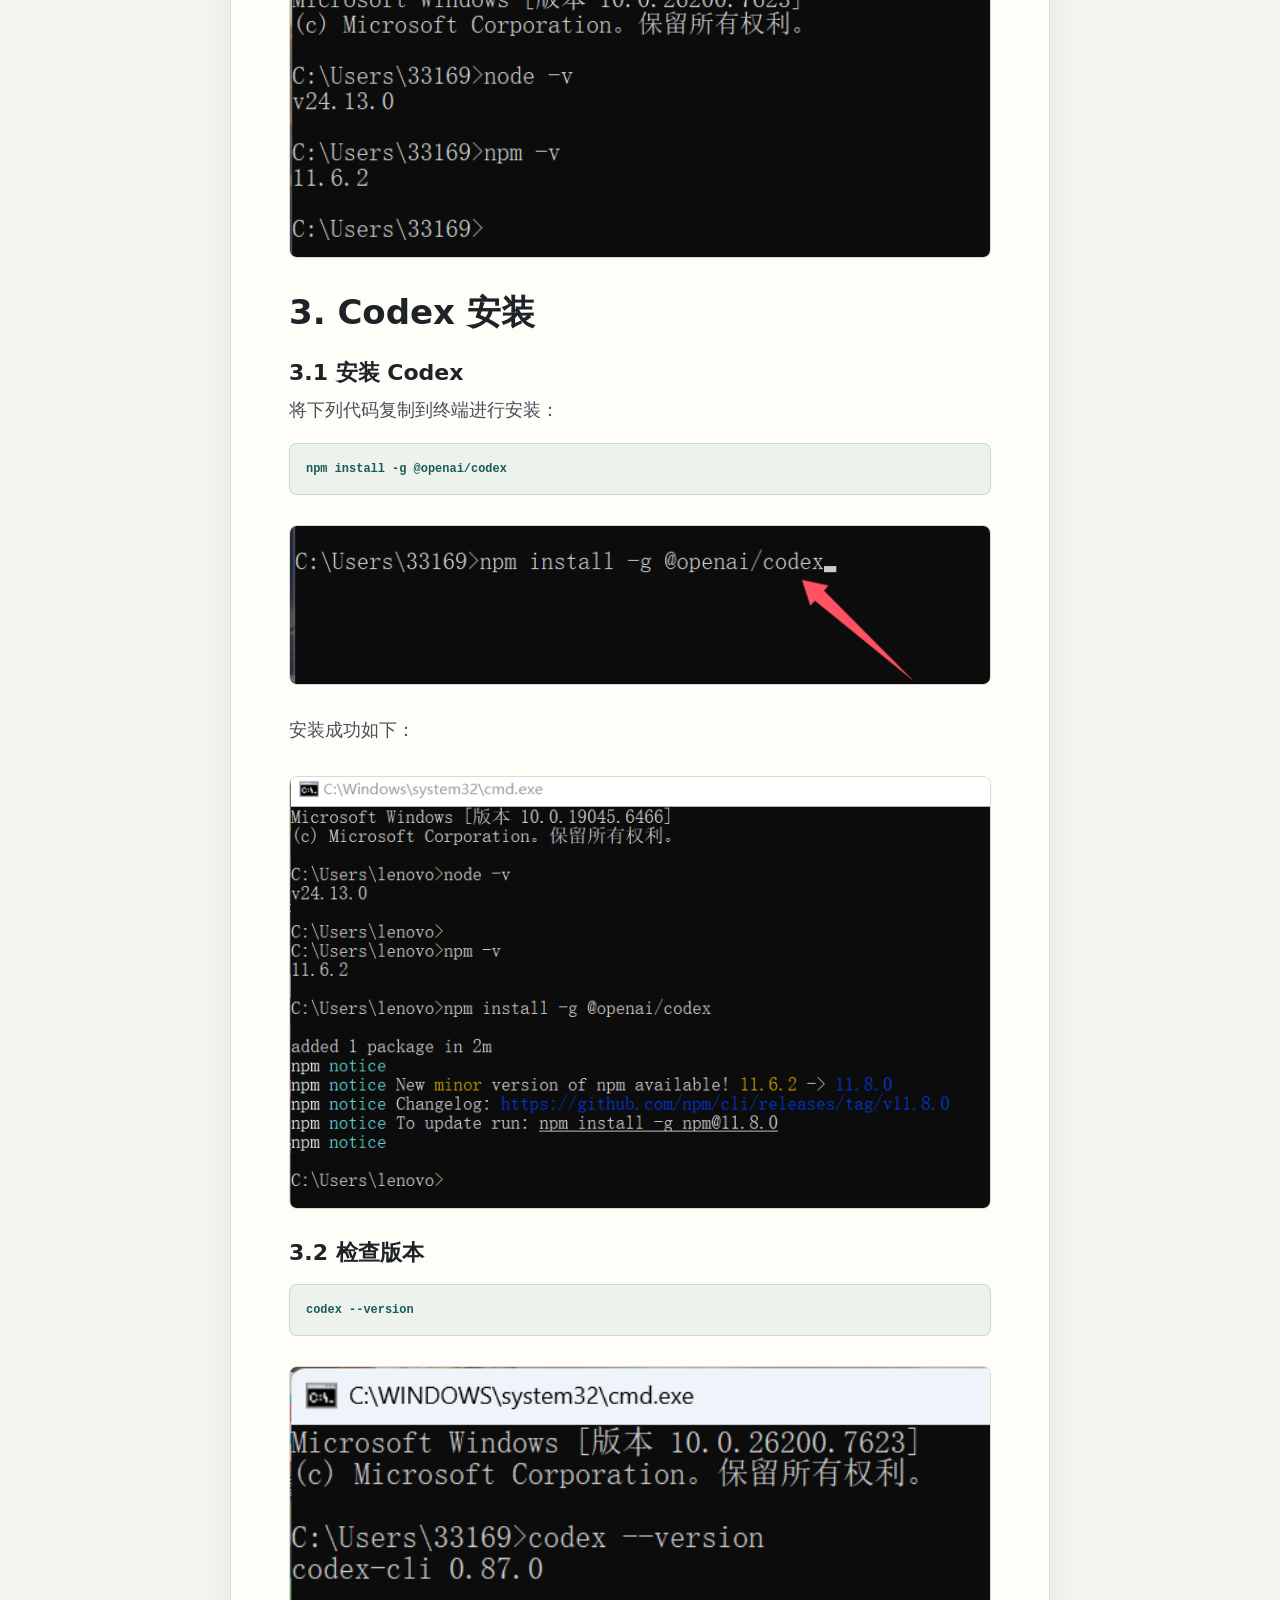
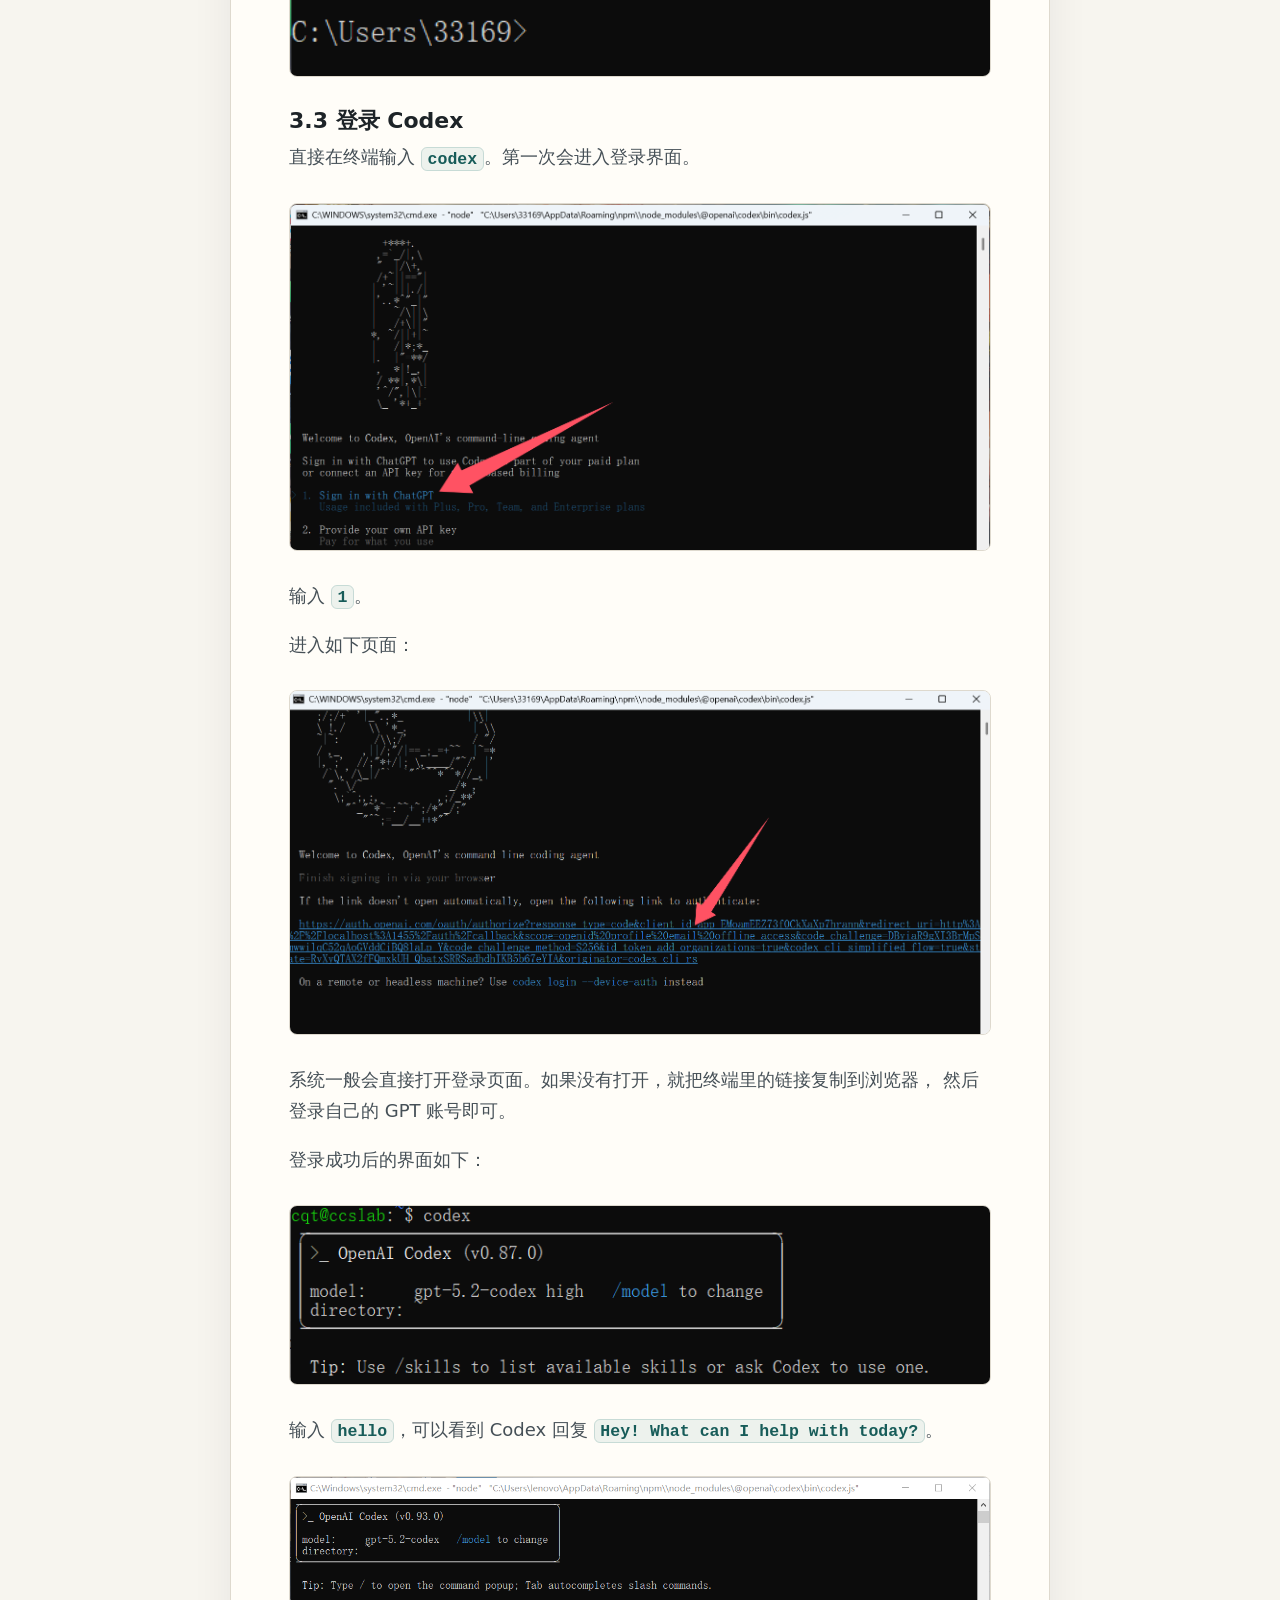
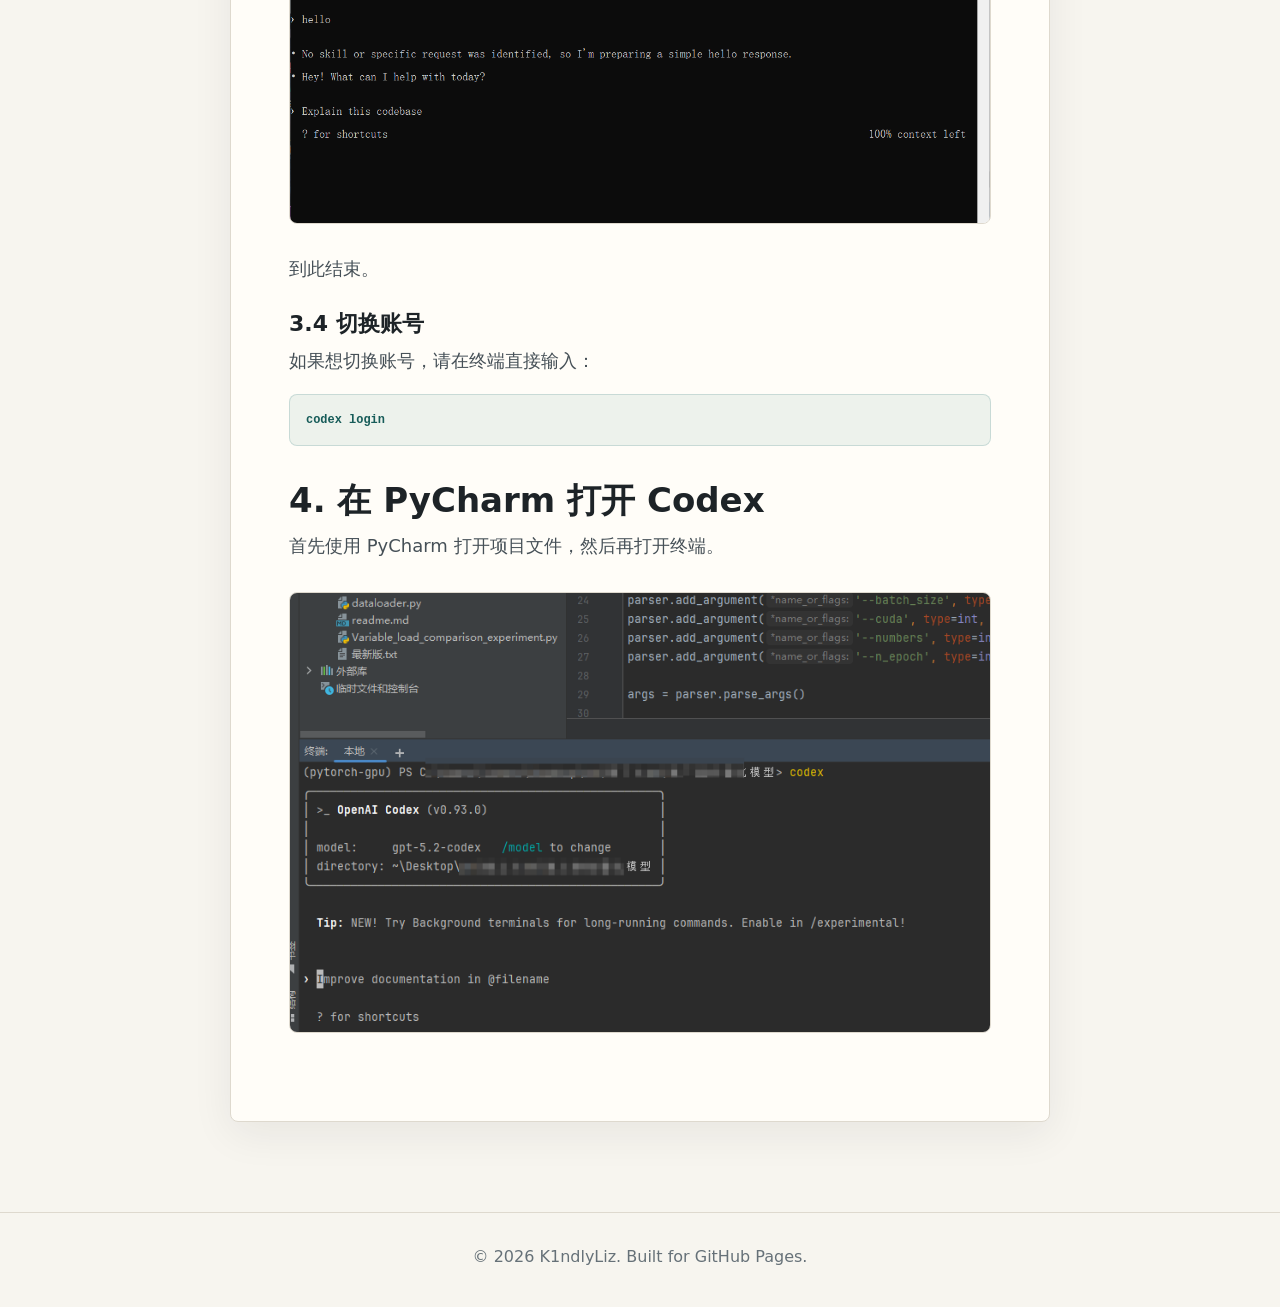
<file: posts/codex-windows-install.html>
<!doctype html>
<html lang="zh-CN">
  <head>
    <meta charset="utf-8" />
    <meta name="viewport" content="width=device-width, initial-scale=1" />
    <meta
      name="description"
      content="为 Windows 系统安装 Codex 的保姆级教程：安装 Git、Node.js，使用 npm 安装 Codex，并完成登录与版本检查。"
    />
    <title>为 Windows 系统安装 Codex（保姆级教程） | K1ndlyLiz</title>
    <link rel="stylesheet" href="../assets/styles.css" />
  </head>
  <body>
    <header class="site-header">
      <a class="brand" href="../index.html" aria-label="K1ndlyLiz 首页">
        <span class="brand-mark">K</span>
        <span>K1ndlyLiz</span>
      </a>
      <nav class="site-nav" aria-label="主导航">
        <a href="../index.html">首页</a>
        <a href="../index.html#posts" aria-current="page">文章</a>
        <a href="../about.html">关于</a>
      </nav>
    </header>

    <main class="page-shell">
      <article class="article-page">
        <a class="back-link" href="../index.html#posts">← 返回文章列表</a>
        <time datetime="2026-06-17">2026-06-17</time>
        <h1>为 Windows 系统安装 Codex（保姆级教程）</h1>
        <p class="lead">
          这篇文章记录在 Windows 系统中安装 OpenAI Codex 的完整流程：先准备 Git 和 Node.js，
          再通过 npm 安装 Codex，最后完成登录、版本检查和在 PyCharm 中打开使用。
        </p>

        <h2>1. Git 安装</h2>
        <h3>1.1 查看自己的系统架构</h3>
        <p>按 <code>Win + R</code>，输入 <code>msinfo32</code> 可以直接查看系统信息。</p>
        <figure class="article-figure">
          <img src="imgs/codex-windows-install/codex-windows-install-01.png" alt="在运行窗口输入 msinfo32" />
        </figure>
        <p>系统信息如下：</p>
        <figure class="article-figure">
          <img src="imgs/codex-windows-install/codex-windows-install-02.png" alt="Windows 系统信息中查看系统类型" />
        </figure>

        <h3>1.2 Git 下载</h3>
        <p>
          可以直接下载 Windows 系统 x64 架构 Git 安装包，或者进入
          <a href="https://git-scm.com/install/windows" rel="nofollow">Git 官网</a>
          选择适合自己系统的版本。我的电脑是 x64，所以直接单击下载。
        </p>
        <figure class="article-figure">
          <img src="imgs/codex-windows-install/codex-windows-install-03.png" alt="Git 官网 Windows 下载页面" />
        </figure>
        <p>下载成功后直接安装。</p>
        <figure class="article-figure">
          <img src="imgs/codex-windows-install/codex-windows-install-04.png" alt="Git 安装包下载完成" />
        </figure>
        <figure class="article-figure">
          <img src="imgs/codex-windows-install/codex-windows-install-05.png" alt="Git 安装向导第一页" />
        </figure>
        <figure class="article-figure">
          <img src="imgs/codex-windows-install/codex-windows-install-06.png" alt="Git 安装选项页面" />
        </figure>
        <figure class="article-figure">
          <img src="imgs/codex-windows-install/codex-windows-install-07.png" alt="Git 安装路径和组件设置页面" />
        </figure>
        <p>其它步骤保持默认，点击 <code>Next</code> 即可。</p>

        <h3>1.3 检查 Git 是否安装成功</h3>
        <p>按 <code>Win + R</code>，输入 <code>cmd</code> 打开终端。</p>
        <figure class="article-figure">
          <img src="imgs/codex-windows-install/codex-windows-install-08.png" alt="在运行窗口输入 cmd" />
        </figure>
        <p>输入：</p>
        <pre><code>git --version</code></pre>
        <figure class="article-figure">
          <img src="imgs/codex-windows-install/codex-windows-install-09.png" alt="终端显示 Git 版本号" />
        </figure>

        <h2>2. 下载与安装 Node.js 节点</h2>
        <h3>2.1 下载节点</h3>
        <p>
          可以直接下载 Windows 系统 Node.js 官方 LTS 版，或者进入
          <a href="https://nodejs.org/zh-cn/download" rel="nofollow">Node.js 官方下载页面</a>。
        </p>
        <figure class="article-figure">
          <img src="imgs/codex-windows-install/codex-windows-install-10.png" alt="Node.js 官方下载页面" />
        </figure>

        <h3>2.2 安装节点</h3>
        <figure class="article-figure">
          <img src="imgs/codex-windows-install/codex-windows-install-11.png" alt="Node.js 安装向导欢迎页面" />
        </figure>
        <figure class="article-figure">
          <img src="imgs/codex-windows-install/codex-windows-install-12.png" alt="Node.js 许可协议页面" />
        </figure>
        <figure class="article-figure">
          <img src="imgs/codex-windows-install/codex-windows-install-13.png" alt="Node.js 安装路径页面" />
        </figure>
        <figure class="article-figure">
          <img src="imgs/codex-windows-install/codex-windows-install-14.png" alt="Node.js 自定义安装选项页面" />
        </figure>
        <figure class="article-figure">
          <img src="imgs/codex-windows-install/codex-windows-install-15.png" alt="Node.js Tools for Native Modules 页面" />
        </figure>
        <figure class="article-figure">
          <img src="imgs/codex-windows-install/codex-windows-install-16.png" alt="Node.js 准备安装页面" />
        </figure>
        <figure class="article-figure">
          <img src="imgs/codex-windows-install/codex-windows-install-17.png" alt="Node.js 安装完成页面" />
        </figure>
        <p>然后会进入终端，按任意键即可；如果出现弹窗，全部选择“是”。</p>
        <figure class="article-figure">
          <img src="imgs/codex-windows-install/codex-windows-install-18.png" alt="Node.js 安装后打开终端提示" />
        </figure>
        <p>最后进入自动安装，等待安装完成。</p>
        <figure class="article-figure">
          <img src="imgs/codex-windows-install/codex-windows-install-19.png" alt="Node.js 自动安装依赖过程" />
        </figure>

        <h3>2.3 检查</h3>
        <p>输入以下指令检查是否安装成功：</p>
        <pre><code>node -v
npm -v</code></pre>
        <p>出现版本号即可。</p>
        <figure class="article-figure">
          <img src="imgs/codex-windows-install/codex-windows-install-20.png" alt="终端显示 Node.js 和 npm 版本号" />
        </figure>

        <h2>3. Codex 安装</h2>
        <h3>3.1 安装 Codex</h3>
        <p>将下列代码复制到终端进行安装：</p>
        <pre><code>npm install -g @openai/codex</code></pre>
        <figure class="article-figure">
          <img src="imgs/codex-windows-install/codex-windows-install-21.png" alt="在终端输入 npm install 安装 Codex" />
        </figure>
        <p>安装成功如下：</p>
        <figure class="article-figure">
          <img src="imgs/codex-windows-install/codex-windows-install-22.png" alt="Codex 安装成功后的终端输出" />
        </figure>

        <h3>3.2 检查版本</h3>
        <pre><code>codex --version</code></pre>
        <figure class="article-figure">
          <img src="imgs/codex-windows-install/codex-windows-install-23.png" alt="终端显示 Codex 版本号" />
        </figure>

        <h3>3.3 登录 Codex</h3>
        <p>直接在终端输入 <code>codex</code>。第一次会进入登录界面。</p>
        <figure class="article-figure">
          <img src="imgs/codex-windows-install/codex-windows-install-24.png" alt="Codex 登录方式选择界面" />
        </figure>
        <p>输入 <code>1</code>。</p>
        <p>进入如下页面：</p>
        <figure class="article-figure">
          <img src="imgs/codex-windows-install/codex-windows-install-25.png" alt="Codex 提示浏览器登录链接" />
        </figure>
        <p>
          系统一般会直接打开登录页面。如果没有打开，就把终端里的链接复制到浏览器，
          然后登录自己的 GPT 账号即可。
        </p>
        <p>登录成功后的界面如下：</p>
        <figure class="article-figure">
          <img src="imgs/codex-windows-install/codex-windows-install-26.png" alt="Codex 登录成功提示" />
        </figure>
        <p>输入 <code>hello</code>，可以看到 Codex 回复 <code>Hey! What can I help with today?</code>。</p>
        <figure class="article-figure">
          <img src="imgs/codex-windows-install/codex-windows-install-27.png" alt="Codex 成功回复 hello" />
        </figure>
        <p>到此结束。</p>

        <h3>3.4 切换账号</h3>
        <p>如果想切换账号，请在终端直接输入：</p>
        <pre><code>codex login</code></pre>

        <h2>4. 在 PyCharm 打开 Codex</h2>
        <p>首先使用 PyCharm 打开项目文件，然后再打开终端。</p>
        <figure class="article-figure">
          <img src="imgs/codex-windows-install/codex-windows-install-28.png" alt="在 PyCharm 中打开终端使用 Codex" />
        </figure>

      </article>
    </main>

    <footer class="site-footer">
      <p>© 2026 K1ndlyLiz. Built for GitHub Pages.</p>
    </footer>
  </body>
</html>
</file>
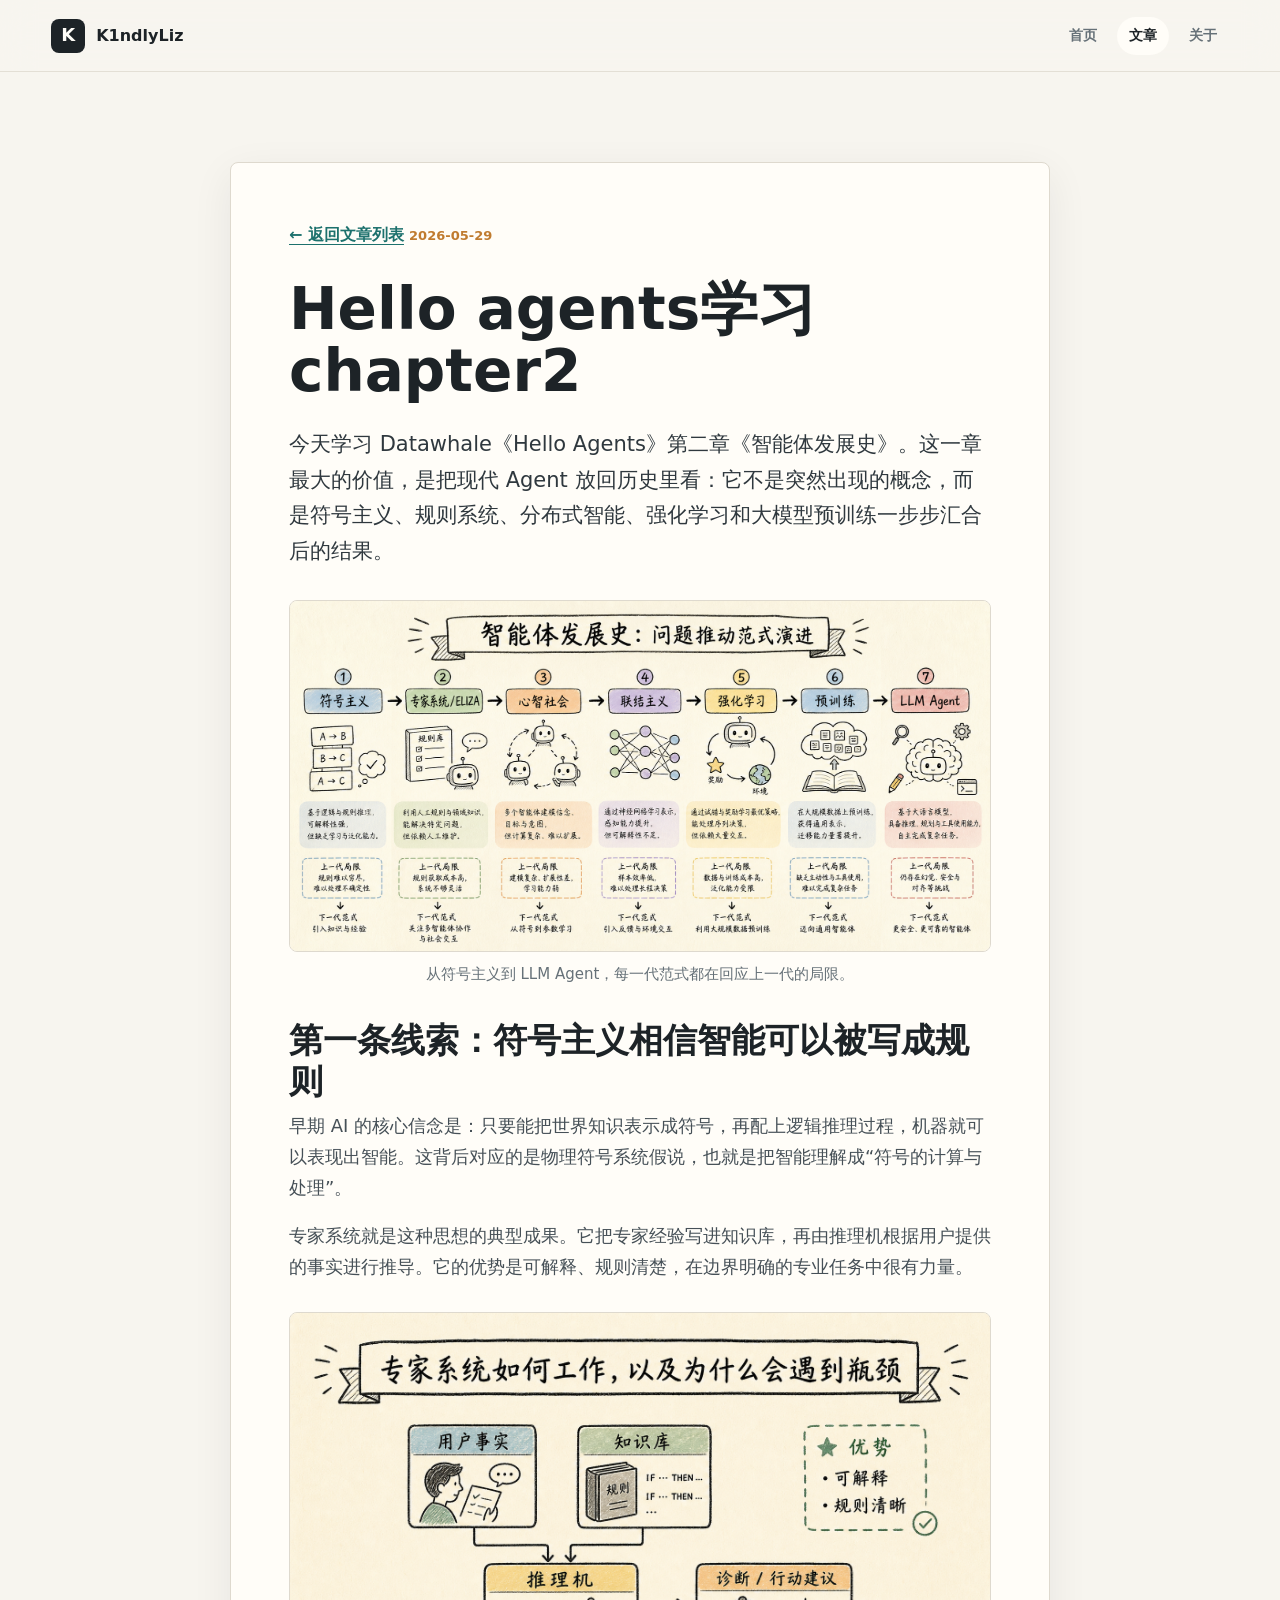
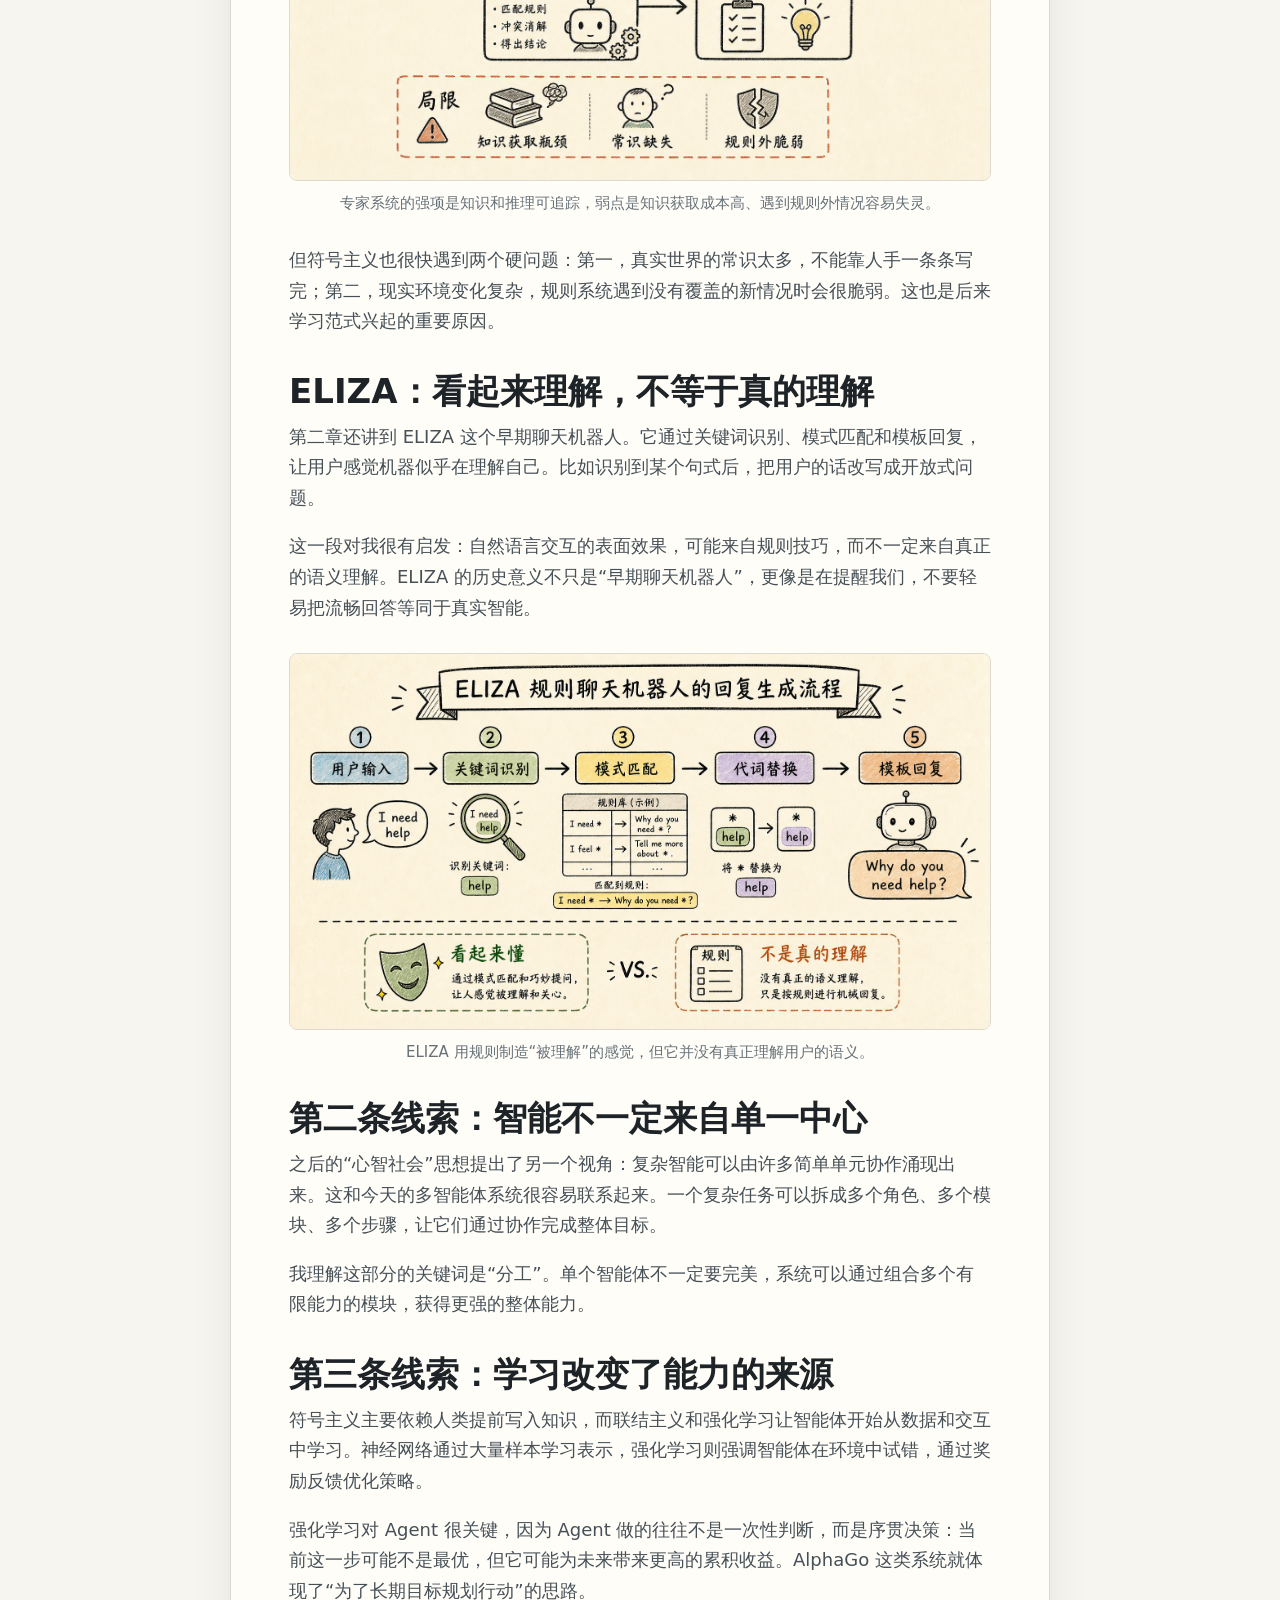
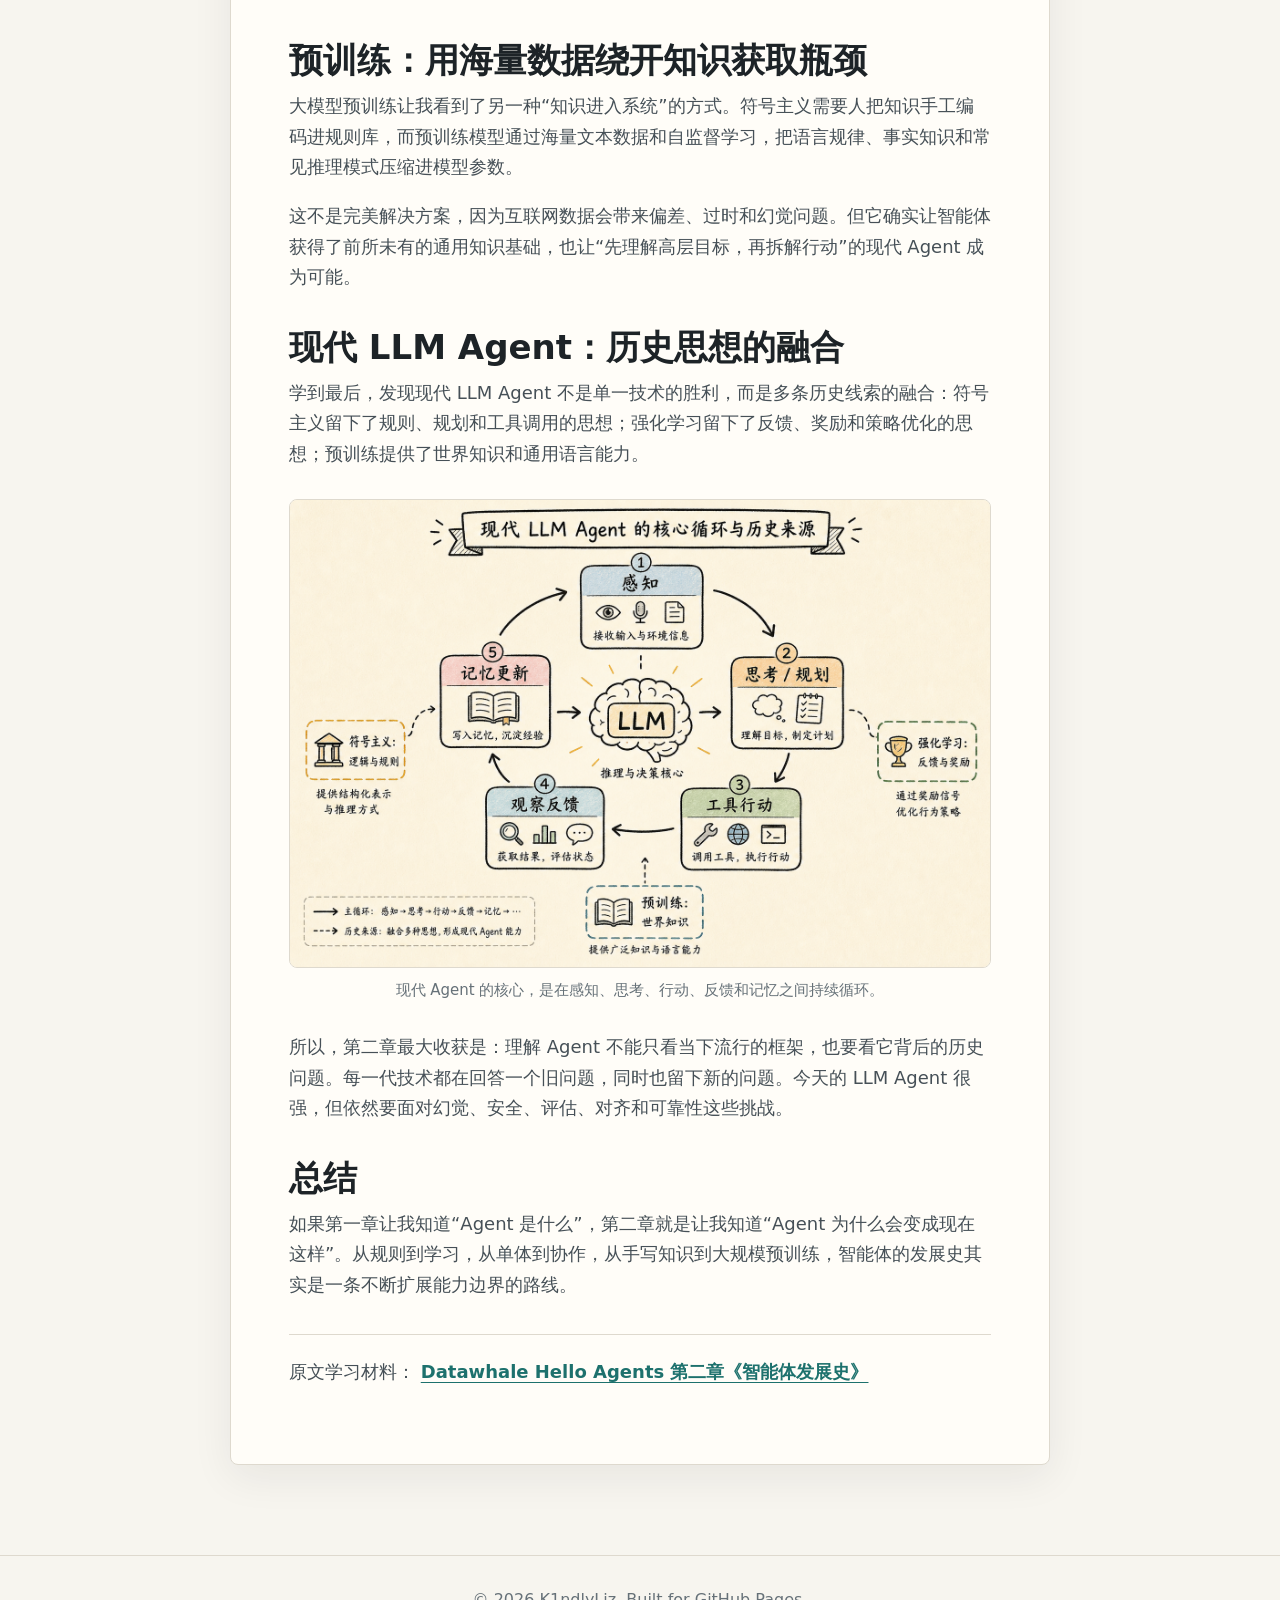
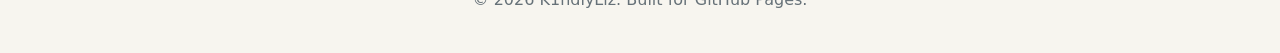
<file: posts/hello-agents-chapter2.html>
<!doctype html>
<html lang="zh-CN">
  <head>
    <meta charset="utf-8" />
    <meta name="viewport" content="width=device-width, initial-scale=1" />
    <meta
      name="description"
      content="K1ndlyLiz 学习 Hello Agents 第二章《智能体发展史》的学习日志。"
    />
    <title>Hello agents学习chapter2 | K1ndlyLiz</title>
    <link rel="stylesheet" href="../assets/styles.css" />
  </head>
  <body>
    <header class="site-header">
      <a class="brand" href="../index.html" aria-label="K1ndlyLiz 首页">
        <span class="brand-mark">K</span>
        <span>K1ndlyLiz</span>
      </a>
      <nav class="site-nav" aria-label="主导航">
        <a href="../index.html">首页</a>
        <a href="../index.html#posts" aria-current="page">文章</a>
        <a href="../about.html">关于</a>
      </nav>
    </header>

    <main class="page-shell">
      <article class="article-page">
        <a class="back-link" href="../index.html#posts">← 返回文章列表</a>
        <time datetime="2026-05-29">2026-05-29</time>
        <h1>Hello agents学习chapter2</h1>
        <p class="lead">
          今天学习 Datawhale《Hello Agents》第二章《智能体发展史》。这一章最大的价值，是把现代 Agent 放回历史里看：它不是突然出现的概念，而是符号主义、规则系统、分布式智能、强化学习和大模型预训练一步步汇合后的结果。
        </p>

        <figure class="article-figure">
          <img src="imgs/chapter2/01-timeline-agent-history.png" alt="智能体发展史时间线配图" />
          <figcaption>从符号主义到 LLM Agent，每一代范式都在回应上一代的局限。</figcaption>
        </figure>

        <h2>第一条线索：符号主义相信智能可以被写成规则</h2>
        <p>
          早期 AI 的核心信念是：只要能把世界知识表示成符号，再配上逻辑推理过程，机器就可以表现出智能。这背后对应的是物理符号系统假说，也就是把智能理解成“符号的计算与处理”。
        </p>
        <p>
          专家系统就是这种思想的典型成果。它把专家经验写进知识库，再由推理机根据用户提供的事实进行推导。它的优势是可解释、规则清楚，在边界明确的专业任务中很有力量。
        </p>

        <figure class="article-figure">
          <img src="imgs/chapter2/02-framework-expert-system.png" alt="专家系统结构配图" />
          <figcaption>专家系统的强项是知识和推理可追踪，弱点是知识获取成本高、遇到规则外情况容易失灵。</figcaption>
        </figure>

        <p>
          但符号主义也很快遇到两个硬问题：第一，真实世界的常识太多，不能靠人手一条条写完；第二，现实环境变化复杂，规则系统遇到没有覆盖的新情况时会很脆弱。这也是后来学习范式兴起的重要原因。
        </p>

        <h2>ELIZA：看起来理解，不等于真的理解</h2>
        <p>
          第二章还讲到 ELIZA 这个早期聊天机器人。它通过关键词识别、模式匹配和模板回复，让用户感觉机器似乎在理解自己。比如识别到某个句式后，把用户的话改写成开放式问题。
        </p>
        <p>
          这一段对我很有启发：自然语言交互的表面效果，可能来自规则技巧，而不一定来自真正的语义理解。ELIZA 的历史意义不只是“早期聊天机器人”，更像是在提醒我们，不要轻易把流畅回答等同于真实智能。
        </p>

        <figure class="article-figure">
          <img src="imgs/chapter2/03-flowchart-eliza-rules.png" alt="ELIZA 规则回复流程配图" />
          <figcaption>ELIZA 用规则制造“被理解”的感觉，但它并没有真正理解用户的语义。</figcaption>
        </figure>

        <h2>第二条线索：智能不一定来自单一中心</h2>
        <p>
          之后的“心智社会”思想提出了另一个视角：复杂智能可以由许多简单单元协作涌现出来。这和今天的多智能体系统很容易联系起来。一个复杂任务可以拆成多个角色、多个模块、多个步骤，让它们通过协作完成整体目标。
        </p>
        <p>
          我理解这部分的关键词是“分工”。单个智能体不一定要完美，系统可以通过组合多个有限能力的模块，获得更强的整体能力。
        </p>

        <h2>第三条线索：学习改变了能力的来源</h2>
        <p>
          符号主义主要依赖人类提前写入知识，而联结主义和强化学习让智能体开始从数据和交互中学习。神经网络通过大量样本学习表示，强化学习则强调智能体在环境中试错，通过奖励反馈优化策略。
        </p>
        <p>
          强化学习对 Agent 很关键，因为 Agent 做的往往不是一次性判断，而是序贯决策：当前这一步可能不是最优，但它可能为未来带来更高的累积收益。AlphaGo 这类系统就体现了“为了长期目标规划行动”的思路。
        </p>

        <h2>预训练：用海量数据绕开知识获取瓶颈</h2>
        <p>
          大模型预训练让我看到了另一种“知识进入系统”的方式。符号主义需要人把知识手工编码进规则库，而预训练模型通过海量文本数据和自监督学习，把语言规律、事实知识和常见推理模式压缩进模型参数。
        </p>
        <p>
          这不是完美解决方案，因为互联网数据会带来偏差、过时和幻觉问题。但它确实让智能体获得了前所未有的通用知识基础，也让“先理解高层目标，再拆解行动”的现代 Agent 成为可能。
        </p>

        <h2>现代 LLM Agent：历史思想的融合</h2>
        <p>
          学到最后，发现现代 LLM Agent 不是单一技术的胜利，而是多条历史线索的融合：符号主义留下了规则、规划和工具调用的思想；强化学习留下了反馈、奖励和策略优化的思想；预训练提供了世界知识和通用语言能力。
        </p>

        <figure class="article-figure">
          <img src="imgs/chapter2/04-framework-llm-agent-loop.png" alt="现代 LLM Agent 核心循环配图" />
          <figcaption>现代 Agent 的核心，是在感知、思考、行动、反馈和记忆之间持续循环。</figcaption>
        </figure>

        <p>
          所以，第二章最大收获是：理解 Agent 不能只看当下流行的框架，也要看它背后的历史问题。每一代技术都在回答一个旧问题，同时也留下新的问题。今天的 LLM Agent 很强，但依然要面对幻觉、安全、评估、对齐和可靠性这些挑战。
        </p>

        <h2>总结</h2>
        <p>
          如果第一章让我知道“Agent 是什么”，第二章就是让我知道“Agent 为什么会变成现在这样”。从规则到学习，从单体到协作，从手写知识到大规模预训练，智能体的发展史其实是一条不断扩展能力边界的路线。
        </p>
        

        <p class="source-note">
          原文学习材料：
          <a href="https://github.com/datawhalechina/hello-agents/blob/main/docs/chapter2/%E7%AC%AC%E4%BA%8C%E7%AB%A0%20%E6%99%BA%E8%83%BD%E4%BD%93%E5%8F%91%E5%B1%95%E5%8F%B2.md">
            Datawhale Hello Agents 第二章《智能体发展史》
          </a>
        </p>
      </article>
    </main>

    <footer class="site-footer">
      <p>© 2026 K1ndlyLiz. Built for GitHub Pages.</p>
    </footer>
  </body>
</html>
</file>
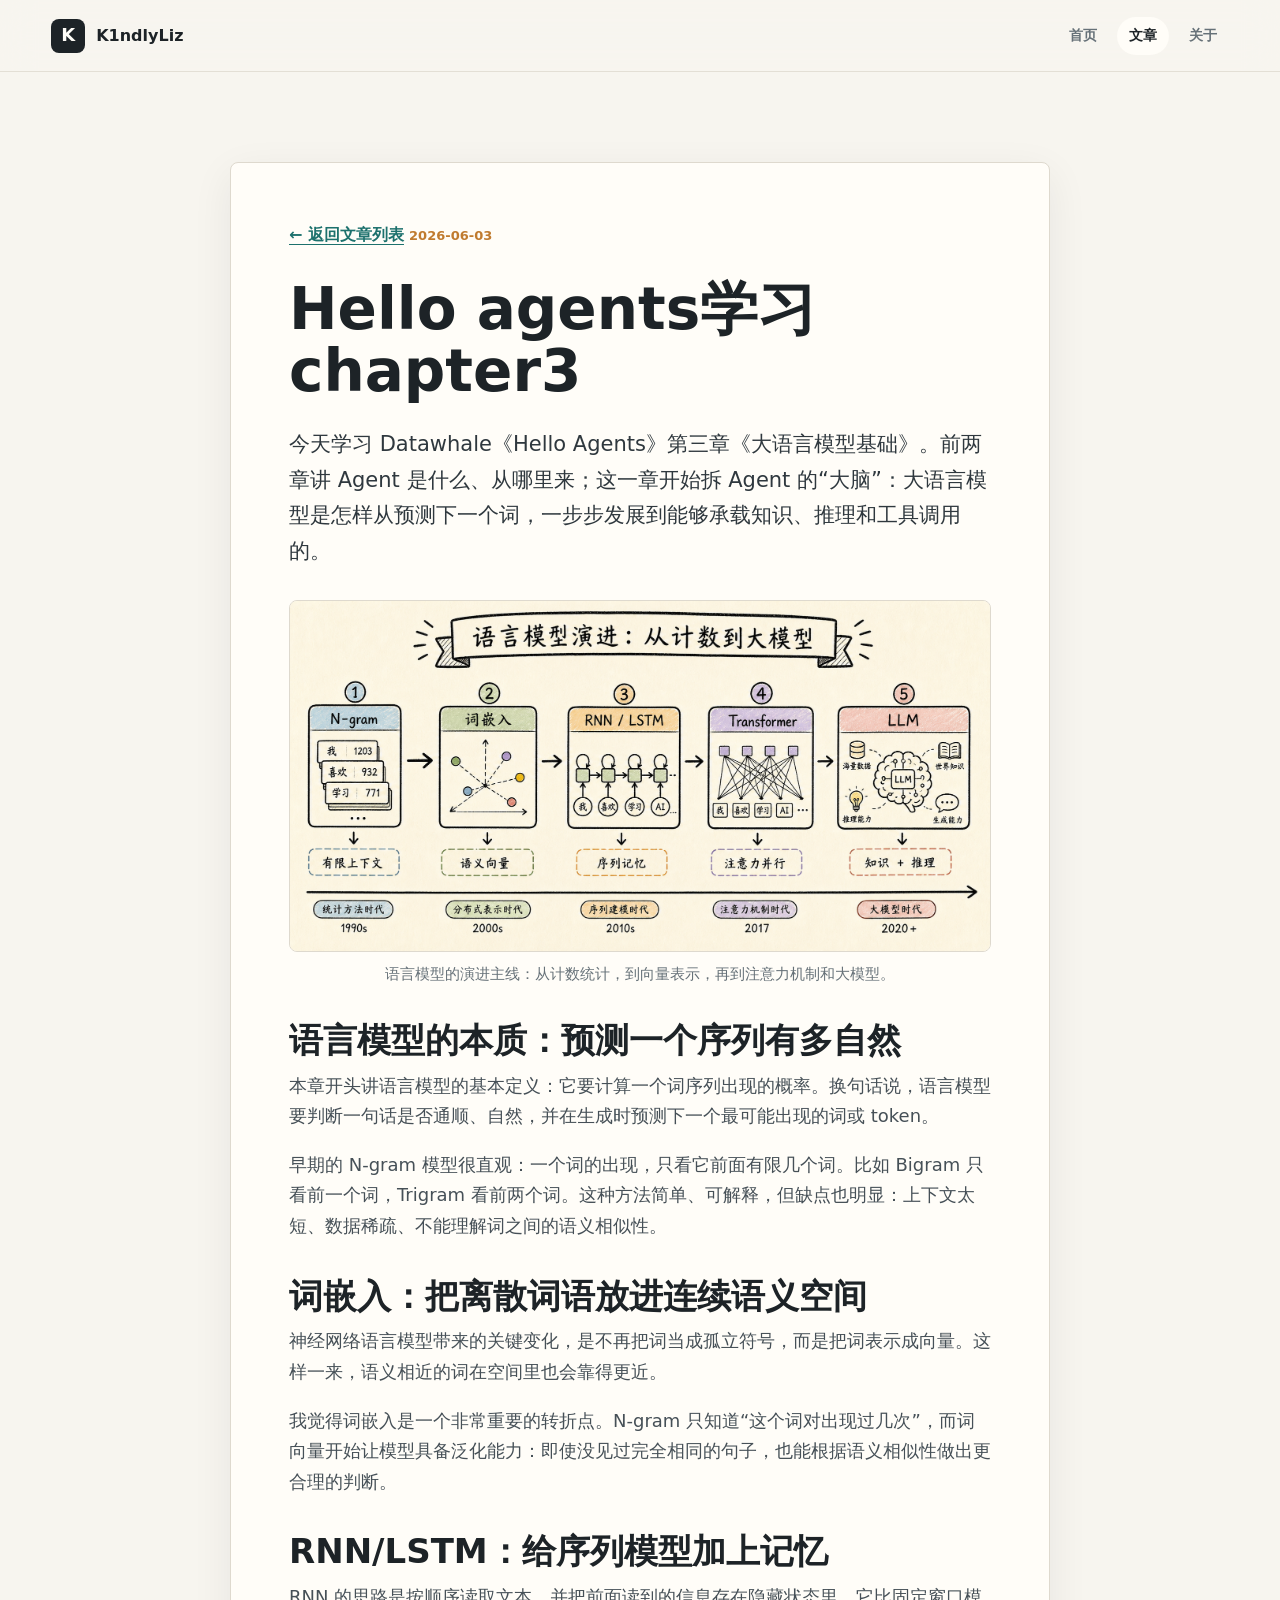
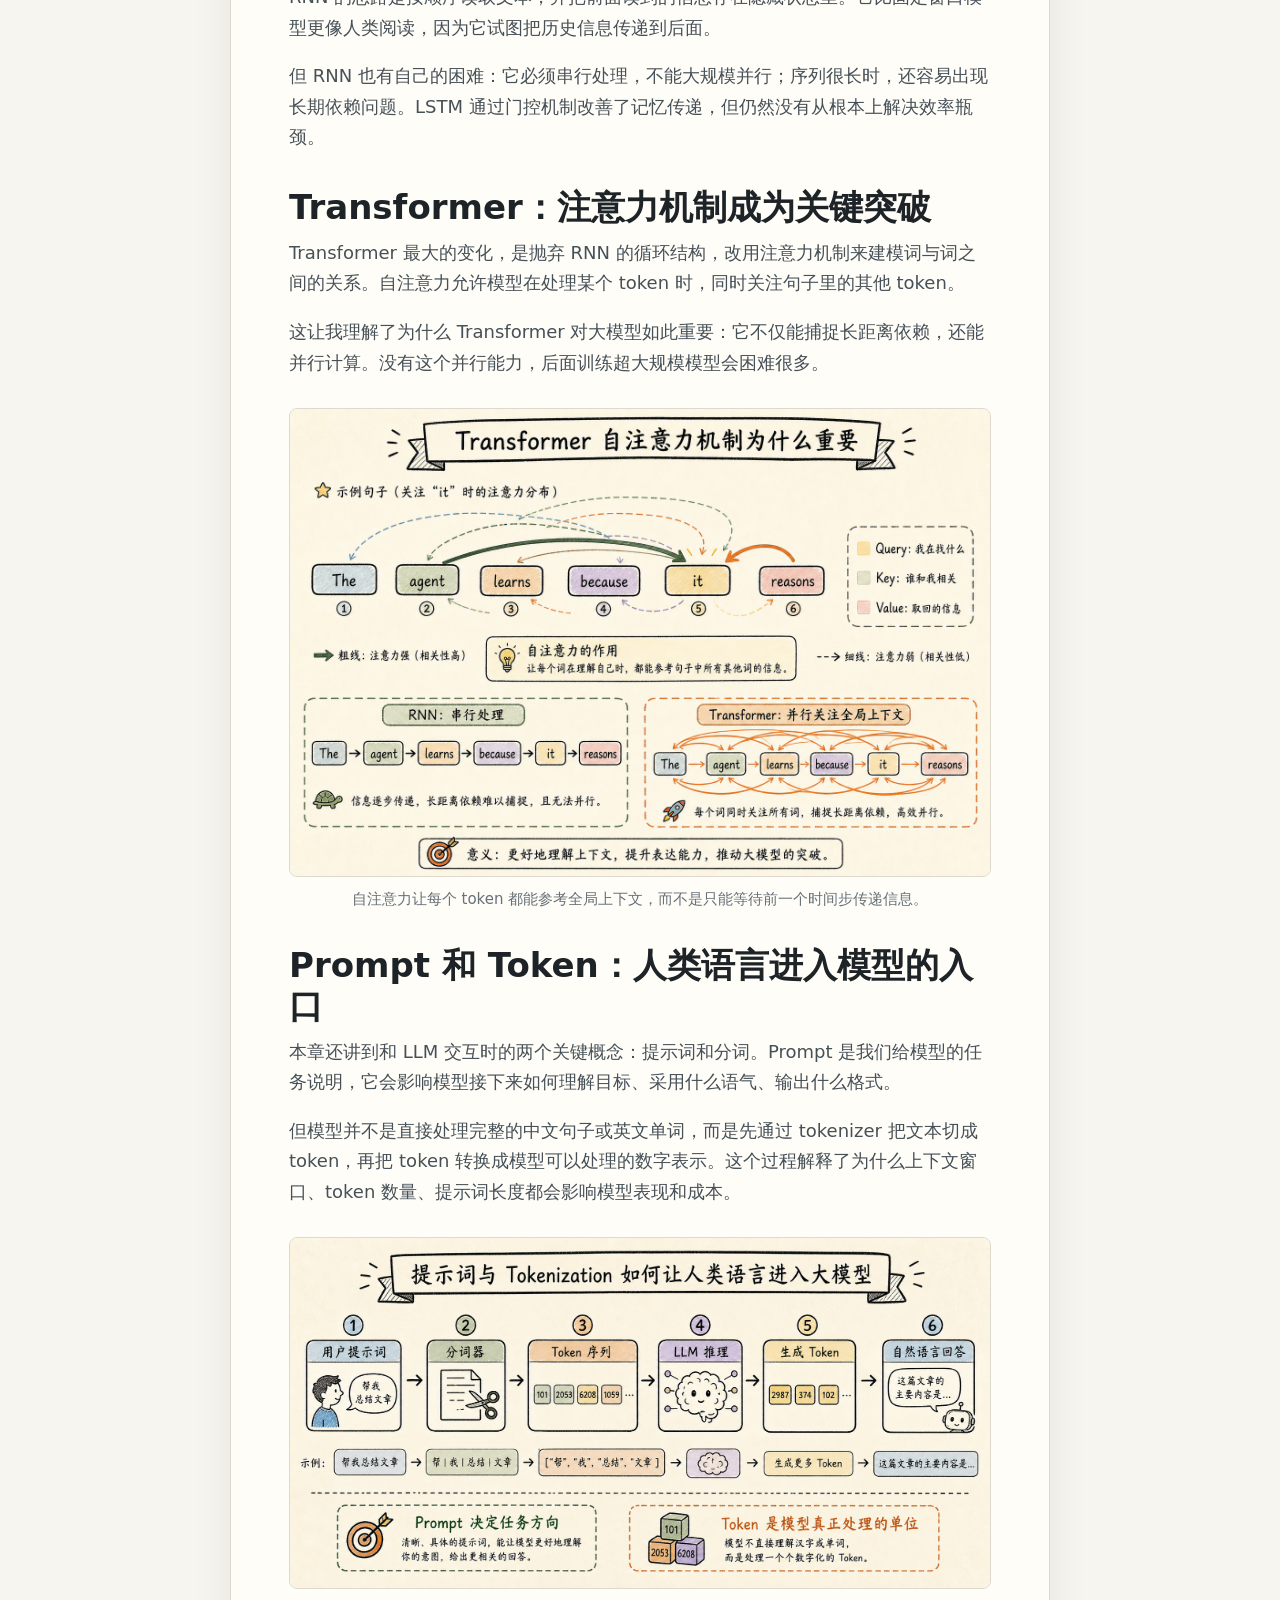
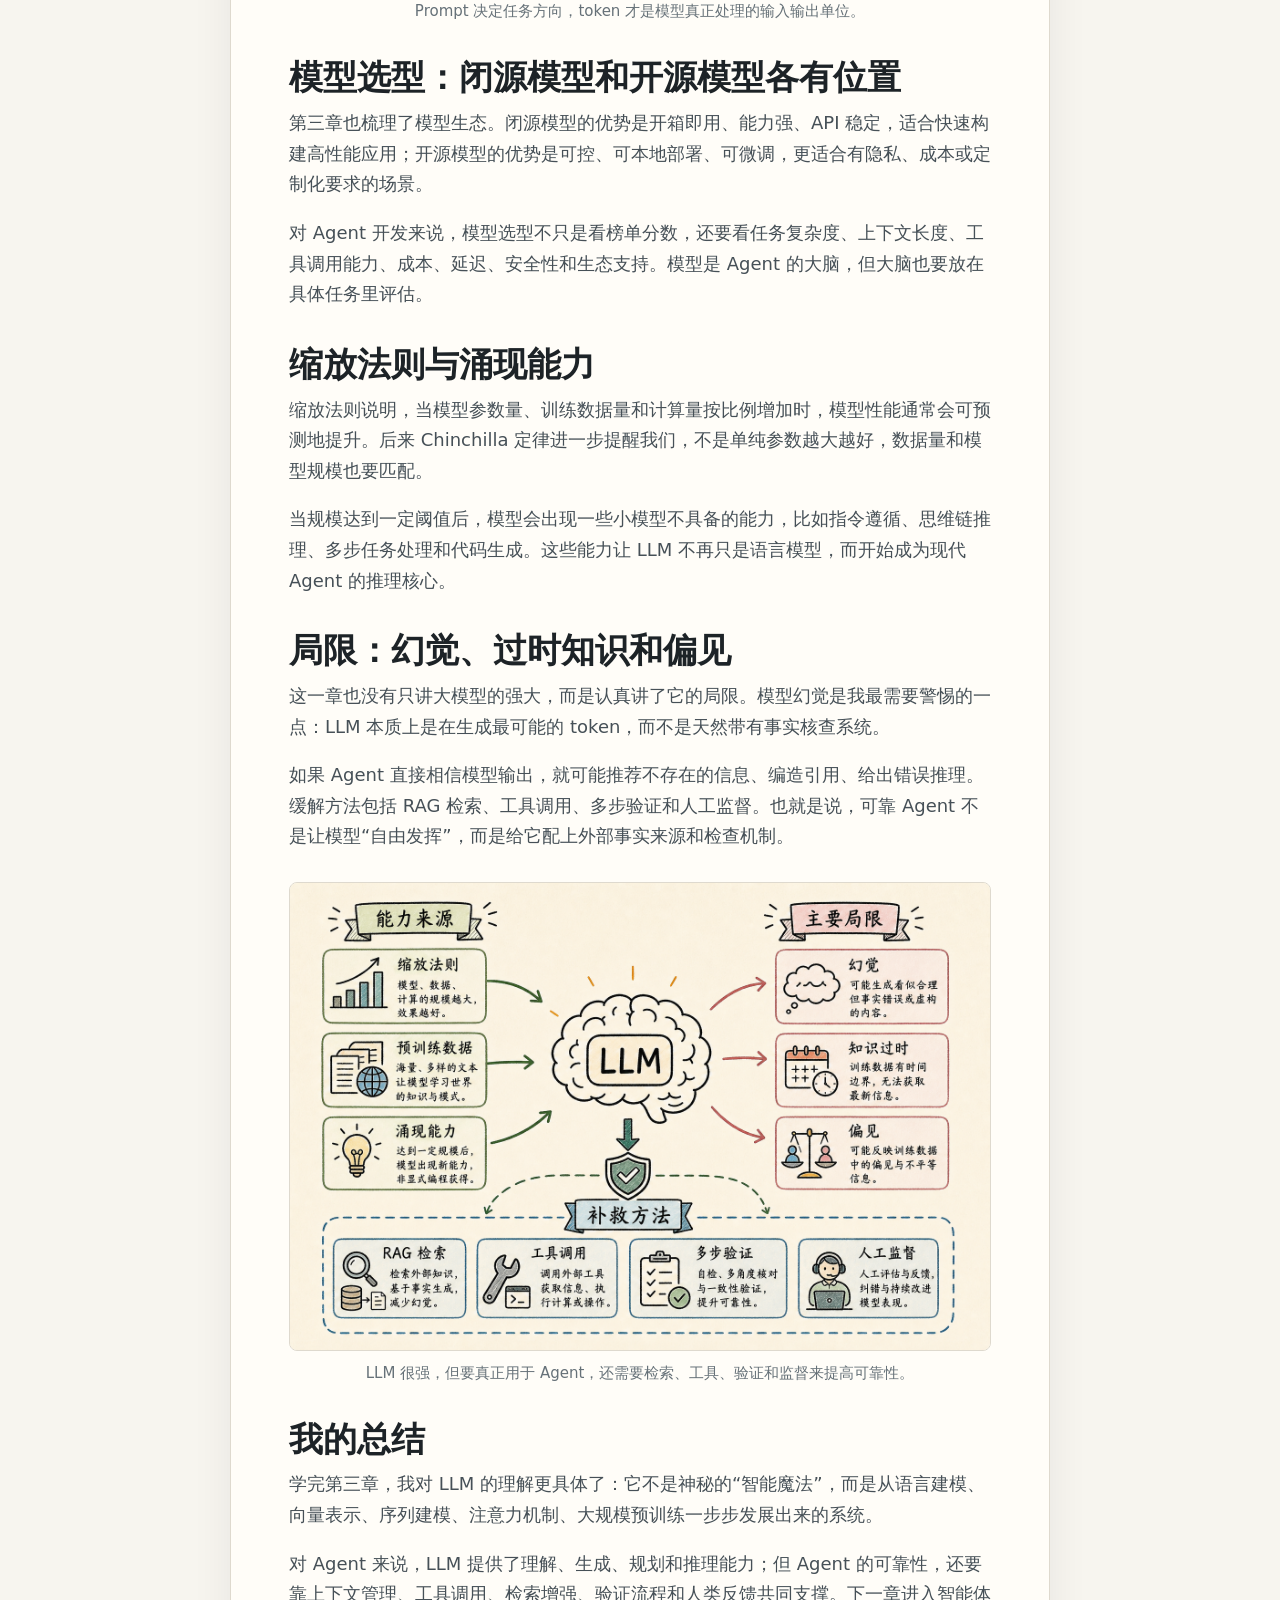
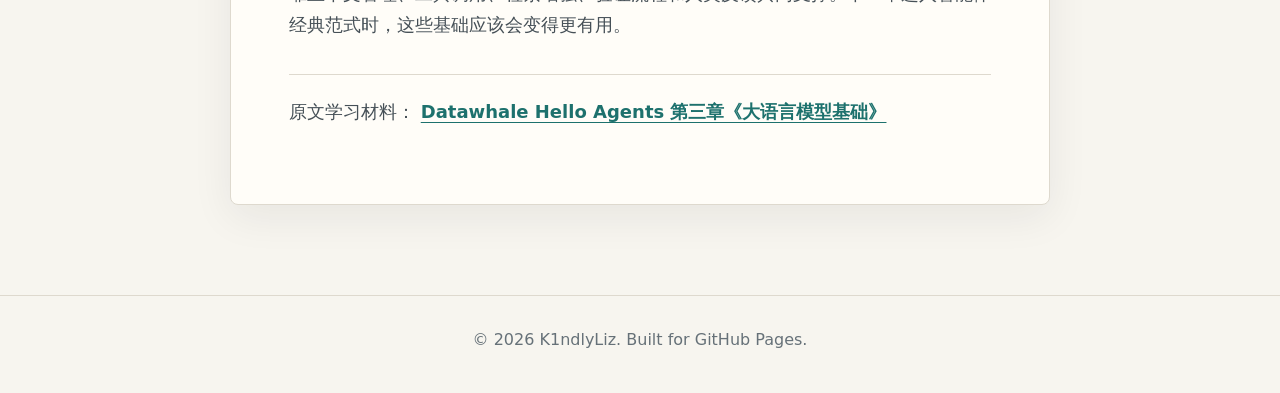
<file: posts/hello-agents-chapter3.html>
<!doctype html>
<html lang="zh-CN">
  <head>
    <meta charset="utf-8" />
    <meta name="viewport" content="width=device-width, initial-scale=1" />
    <meta
      name="description"
      content="K1ndlyLiz 学习 Hello Agents 第三章《大语言模型基础》的学习日志。"
    />
    <title>Hello agents学习chapter3 | K1ndlyLiz</title>
    <link rel="stylesheet" href="../assets/styles.css" />
  </head>
  <body>
    <header class="site-header">
      <a class="brand" href="../index.html" aria-label="K1ndlyLiz 首页">
        <span class="brand-mark">K</span>
        <span>K1ndlyLiz</span>
      </a>
      <nav class="site-nav" aria-label="主导航">
        <a href="../index.html">首页</a>
        <a href="../index.html#posts" aria-current="page">文章</a>
        <a href="../about.html">关于</a>
      </nav>
    </header>

    <main class="page-shell">
      <article class="article-page">
        <a class="back-link" href="../index.html#posts">← 返回文章列表</a>
        <time datetime="2026-06-03">2026-06-03</time>
        <h1>Hello agents学习chapter3</h1>
        <p class="lead">
          今天学习 Datawhale《Hello Agents》第三章《大语言模型基础》。前两章讲 Agent 是什么、从哪里来；这一章开始拆 Agent 的“大脑”：大语言模型是怎样从预测下一个词，一步步发展到能够承载知识、推理和工具调用的。
        </p>

        <figure class="article-figure">
          <img src="imgs/chapter3/01-timeline-llm-evolution.png" alt="语言模型从 N-gram 到 LLM 的演进图" />
          <figcaption>语言模型的演进主线：从计数统计，到向量表示，再到注意力机制和大模型。</figcaption>
        </figure>

        <h2>语言模型的本质：预测一个序列有多自然</h2>
        <p>
          本章开头讲语言模型的基本定义：它要计算一个词序列出现的概率。换句话说，语言模型要判断一句话是否通顺、自然，并在生成时预测下一个最可能出现的词或 token。
        </p>
        <p>
          早期的 N-gram 模型很直观：一个词的出现，只看它前面有限几个词。比如 Bigram 只看前一个词，Trigram 看前两个词。这种方法简单、可解释，但缺点也明显：上下文太短、数据稀疏、不能理解词之间的语义相似性。
        </p>

        <h2>词嵌入：把离散词语放进连续语义空间</h2>
        <p>
          神经网络语言模型带来的关键变化，是不再把词当成孤立符号，而是把词表示成向量。这样一来，语义相近的词在空间里也会靠得更近。
        </p>
        <p>
          我觉得词嵌入是一个非常重要的转折点。N-gram 只知道“这个词对出现过几次”，而词向量开始让模型具备泛化能力：即使没见过完全相同的句子，也能根据语义相似性做出更合理的判断。
        </p>

        <h2>RNN/LSTM：给序列模型加上记忆</h2>
        <p>
          RNN 的思路是按顺序读取文本，并把前面读到的信息存在隐藏状态里。它比固定窗口模型更像人类阅读，因为它试图把历史信息传递到后面。
        </p>
        <p>
          但 RNN 也有自己的困难：它必须串行处理，不能大规模并行；序列很长时，还容易出现长期依赖问题。LSTM 通过门控机制改善了记忆传递，但仍然没有从根本上解决效率瓶颈。
        </p>

        <h2>Transformer：注意力机制成为关键突破</h2>
        <p>
          Transformer 最大的变化，是抛弃 RNN 的循环结构，改用注意力机制来建模词与词之间的关系。自注意力允许模型在处理某个 token 时，同时关注句子里的其他 token。
        </p>
        <p>
          这让我理解了为什么 Transformer 对大模型如此重要：它不仅能捕捉长距离依赖，还能并行计算。没有这个并行能力，后面训练超大规模模型会困难很多。
        </p>

        <figure class="article-figure">
          <img src="imgs/chapter3/02-framework-transformer-attention.png" alt="Transformer 自注意力机制示意图" />
          <figcaption>自注意力让每个 token 都能参考全局上下文，而不是只能等待前一个时间步传递信息。</figcaption>
        </figure>

        <h2>Prompt 和 Token：人类语言进入模型的入口</h2>
        <p>
          本章还讲到和 LLM 交互时的两个关键概念：提示词和分词。Prompt 是我们给模型的任务说明，它会影响模型接下来如何理解目标、采用什么语气、输出什么格式。
        </p>
        <p>
          但模型并不是直接处理完整的中文句子或英文单词，而是先通过 tokenizer 把文本切成 token，再把 token 转换成模型可以处理的数字表示。这个过程解释了为什么上下文窗口、token 数量、提示词长度都会影响模型表现和成本。
        </p>

        <figure class="article-figure">
          <img src="imgs/chapter3/03-flowchart-prompt-tokenization.png" alt="提示词和 Tokenization 流程图" />
          <figcaption>Prompt 决定任务方向，token 才是模型真正处理的输入输出单位。</figcaption>
        </figure>

        <h2>模型选型：闭源模型和开源模型各有位置</h2>
        <p>
          第三章也梳理了模型生态。闭源模型的优势是开箱即用、能力强、API 稳定，适合快速构建高性能应用；开源模型的优势是可控、可本地部署、可微调，更适合有隐私、成本或定制化要求的场景。
        </p>
        <p>
          对 Agent 开发来说，模型选型不只是看榜单分数，还要看任务复杂度、上下文长度、工具调用能力、成本、延迟、安全性和生态支持。模型是 Agent 的大脑，但大脑也要放在具体任务里评估。
        </p>

        <h2>缩放法则与涌现能力</h2>
        <p>
          缩放法则说明，当模型参数量、训练数据量和计算量按比例增加时，模型性能通常会可预测地提升。后来 Chinchilla 定律进一步提醒我们，不是单纯参数越大越好，数据量和模型规模也要匹配。
        </p>
        <p>
          当规模达到一定阈值后，模型会出现一些小模型不具备的能力，比如指令遵循、思维链推理、多步任务处理和代码生成。这些能力让 LLM 不再只是语言模型，而开始成为现代 Agent 的推理核心。
        </p>

        <h2>局限：幻觉、过时知识和偏见</h2>
        <p>
          这一章也没有只讲大模型的强大，而是认真讲了它的局限。模型幻觉是我最需要警惕的一点：LLM 本质上是在生成最可能的 token，而不是天然带有事实核查系统。
        </p>
        <p>
          如果 Agent 直接相信模型输出，就可能推荐不存在的信息、编造引用、给出错误推理。缓解方法包括 RAG 检索、工具调用、多步验证和人工监督。也就是说，可靠 Agent 不是让模型“自由发挥”，而是给它配上外部事实来源和检查机制。
        </p>

        <figure class="article-figure">
          <img src="imgs/chapter3/04-framework-llm-capabilities-limits.png" alt="LLM 能力来源、局限和补救方法图" />
          <figcaption>LLM 很强，但要真正用于 Agent，还需要检索、工具、验证和监督来提高可靠性。</figcaption>
        </figure>

        <h2>我的总结</h2>
        <p>
          学完第三章，我对 LLM 的理解更具体了：它不是神秘的“智能魔法”，而是从语言建模、向量表示、序列建模、注意力机制、大规模预训练一步步发展出来的系统。
        </p>
        <p>
          对 Agent 来说，LLM 提供了理解、生成、规划和推理能力；但 Agent 的可靠性，还要靠上下文管理、工具调用、检索增强、验证流程和人类反馈共同支撑。下一章进入智能体经典范式时，这些基础应该会变得更有用。
        </p>

        <p class="source-note">
          原文学习材料：
          <a href="https://github.com/datawhalechina/hello-agents/blob/main/docs/chapter3/%E7%AC%AC%E4%B8%89%E7%AB%A0%20%E5%A4%A7%E8%AF%AD%E8%A8%80%E6%A8%A1%E5%9E%8B%E5%9F%BA%E7%A1%80.md">
            Datawhale Hello Agents 第三章《大语言模型基础》
          </a>
        </p>
      </article>
    </main>

    <footer class="site-footer">
      <p>© 2026 K1ndlyLiz. Built for GitHub Pages.</p>
    </footer>
  </body>
</html>
</file>
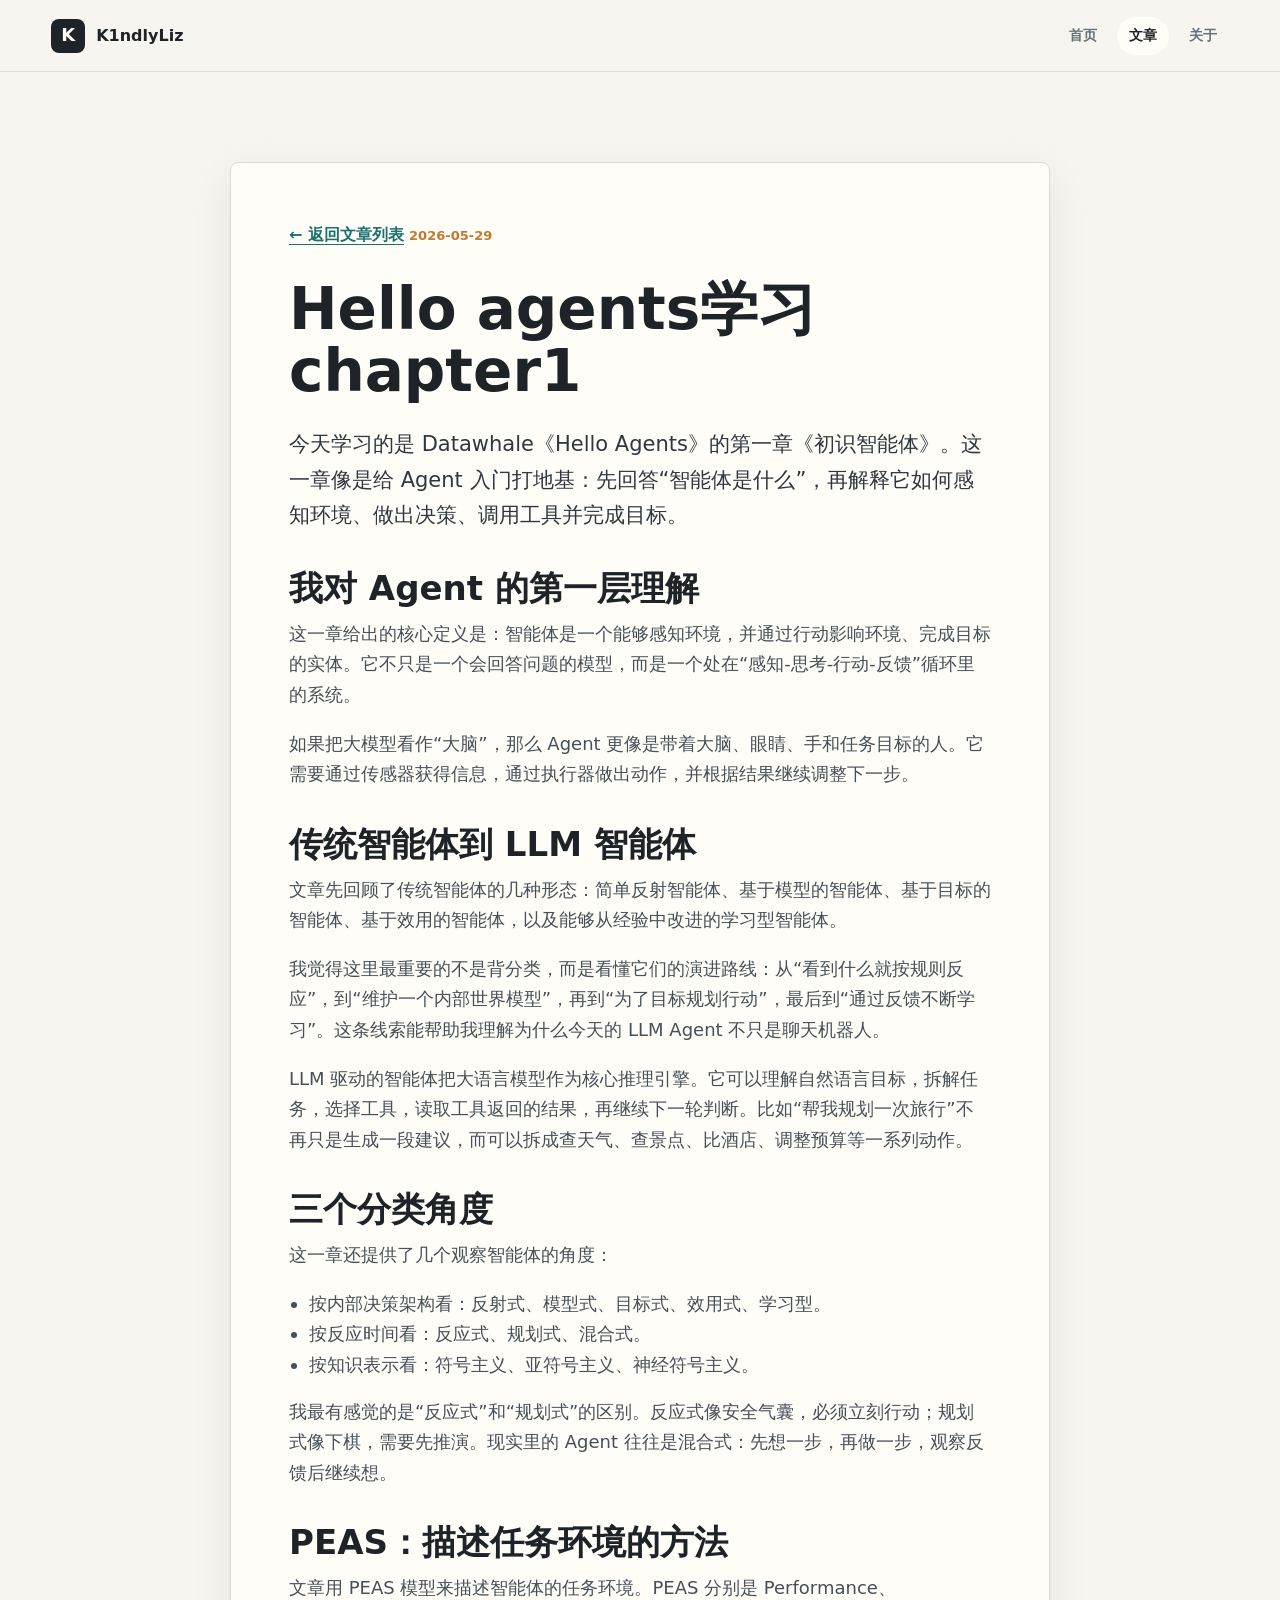
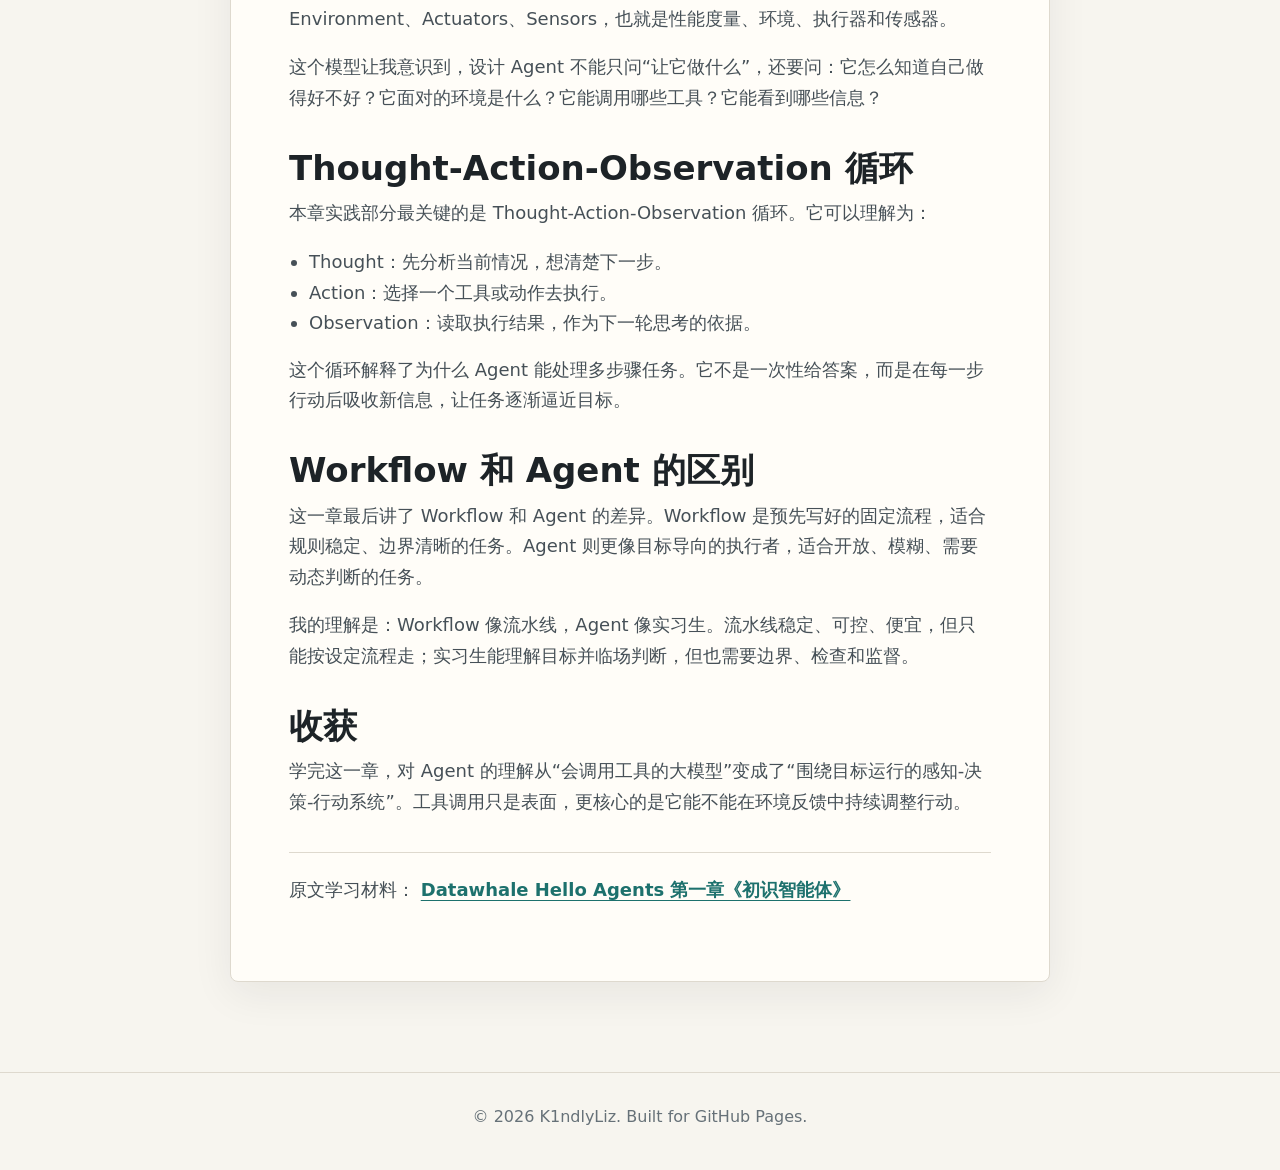
<file: posts/hello-blog.html>
<!doctype html>
<html lang="zh-CN">
  <head>
    <meta charset="utf-8" />
    <meta name="viewport" content="width=device-width, initial-scale=1" />
    <meta
      name="description"
      content="K1ndlyLiz 学习 Hello Agents 第一章《初识智能体》的学习日志。"
    />
    <title>Hello agents学习chapter1 | K1ndlyLiz</title>
    <link rel="stylesheet" href="../assets/styles.css" />
  </head>
  <body>
    <header class="site-header">
      <a class="brand" href="../index.html" aria-label="K1ndlyLiz 首页">
        <span class="brand-mark">K</span>
        <span>K1ndlyLiz</span>
      </a>
      <nav class="site-nav" aria-label="主导航">
        <a href="../index.html">首页</a>
        <a href="../index.html#posts" aria-current="page">文章</a>
        <a href="../about.html">关于</a>
      </nav>
    </header>

    <main class="page-shell">
      <article class="article-page">
        <a class="back-link" href="../index.html#posts">← 返回文章列表</a>
        <time datetime="2026-05-29">2026-05-29</time>
        <h1>Hello agents学习chapter1</h1>
        <p class="lead">
          今天学习的是 Datawhale《Hello Agents》的第一章《初识智能体》。这一章像是给 Agent 入门打地基：先回答“智能体是什么”，再解释它如何感知环境、做出决策、调用工具并完成目标。
        </p>

        <h2>我对 Agent 的第一层理解</h2>
        <p>
          这一章给出的核心定义是：智能体是一个能够感知环境，并通过行动影响环境、完成目标的实体。它不只是一个会回答问题的模型，而是一个处在“感知-思考-行动-反馈”循环里的系统。
        </p>
        <p>
          如果把大模型看作“大脑”，那么 Agent 更像是带着大脑、眼睛、手和任务目标的人。它需要通过传感器获得信息，通过执行器做出动作，并根据结果继续调整下一步。
        </p>

        <h2>传统智能体到 LLM 智能体</h2>
        <p>
          文章先回顾了传统智能体的几种形态：简单反射智能体、基于模型的智能体、基于目标的智能体、基于效用的智能体，以及能够从经验中改进的学习型智能体。
        </p>
        <p>
          我觉得这里最重要的不是背分类，而是看懂它们的演进路线：从“看到什么就按规则反应”，到“维护一个内部世界模型”，再到“为了目标规划行动”，最后到“通过反馈不断学习”。这条线索能帮助我理解为什么今天的 LLM Agent 不只是聊天机器人。
        </p>
        <p>
          LLM 驱动的智能体把大语言模型作为核心推理引擎。它可以理解自然语言目标，拆解任务，选择工具，读取工具返回的结果，再继续下一轮判断。比如“帮我规划一次旅行”不再只是生成一段建议，而可以拆成查天气、查景点、比酒店、调整预算等一系列动作。
        </p>

        <h2>三个分类角度</h2>
        <p>这一章还提供了几个观察智能体的角度：</p>
        <ul>
          <li>按内部决策架构看：反射式、模型式、目标式、效用式、学习型。</li>
          <li>按反应时间看：反应式、规划式、混合式。</li>
          <li>按知识表示看：符号主义、亚符号主义、神经符号主义。</li>
        </ul>
        <p>
          我最有感觉的是“反应式”和“规划式”的区别。反应式像安全气囊，必须立刻行动；规划式像下棋，需要先推演。现实里的 Agent 往往是混合式：先想一步，再做一步，观察反馈后继续想。
        </p>

        <h2>PEAS：描述任务环境的方法</h2>
        <p>
          文章用 PEAS 模型来描述智能体的任务环境。PEAS 分别是 Performance、Environment、Actuators、Sensors，也就是性能度量、环境、执行器和传感器。
        </p>
        <p>
          这个模型让我意识到，设计 Agent 不能只问“让它做什么”，还要问：它怎么知道自己做得好不好？它面对的环境是什么？它能调用哪些工具？它能看到哪些信息？
        </p>

        <h2>Thought-Action-Observation 循环</h2>
        <p>
          本章实践部分最关键的是 Thought-Action-Observation 循环。它可以理解为：
        </p>
        <ul>
          <li>Thought：先分析当前情况，想清楚下一步。</li>
          <li>Action：选择一个工具或动作去执行。</li>
          <li>Observation：读取执行结果，作为下一轮思考的依据。</li>
        </ul>
        <p>
          这个循环解释了为什么 Agent 能处理多步骤任务。它不是一次性给答案，而是在每一步行动后吸收新信息，让任务逐渐逼近目标。
        </p>

        <h2>Workflow 和 Agent 的区别</h2>
        <p>
          这一章最后讲了 Workflow 和 Agent 的差异。Workflow 是预先写好的固定流程，适合规则稳定、边界清晰的任务。Agent 则更像目标导向的执行者，适合开放、模糊、需要动态判断的任务。
        </p>
        <p>
          我的理解是：Workflow 像流水线，Agent 像实习生。流水线稳定、可控、便宜，但只能按设定流程走；实习生能理解目标并临场判断，但也需要边界、检查和监督。
        </p>

        <h2>收获</h2>
        <p>
          学完这一章，对 Agent 的理解从“会调用工具的大模型”变成了“围绕目标运行的感知-决策-行动系统”。工具调用只是表面，更核心的是它能不能在环境反馈中持续调整行动。
        </p>
    

        <p class="source-note">
          原文学习材料：
          <a href="https://github.com/datawhalechina/hello-agents/blob/main/docs/chapter1/%E7%AC%AC%E4%B8%80%E7%AB%A0%20%E5%88%9D%E8%AF%86%E6%99%BA%E8%83%BD%E4%BD%93.md">
            Datawhale Hello Agents 第一章《初识智能体》
          </a>
        </p>
      </article>
    </main>

    <footer class="site-footer">
      <p>© 2026 K1ndlyLiz. Built for GitHub Pages.</p>
    </footer>
  </body>
</html>
</file>
<file: assets/styles.css>
:root {
  --bg: #f7f5ef;
  --surface: #fffdf8;
  --ink: #1d2327;
  --muted: #667178;
  --line: #ded9ce;
  --teal: #1d716d;
  --amber: #c07b2f;
  --rose: #ad5a4f;
  --shadow: 0 18px 55px rgba(29, 35, 39, 0.12);
  color-scheme: light;
}

* {
  box-sizing: border-box;
}

html {
  scroll-behavior: smooth;
}

body {
  margin: 0;
  background: var(--bg);
  color: var(--ink);
  font-family:
    Inter, ui-sans-serif, system-ui, -apple-system, BlinkMacSystemFont, "Segoe UI",
    "Microsoft YaHei", sans-serif;
  line-height: 1.7;
}

a {
  color: inherit;
  text-decoration: none;
}

.site-header {
  position: sticky;
  top: 0;
  z-index: 10;
  display: flex;
  align-items: center;
  justify-content: space-between;
  gap: 24px;
  min-height: 72px;
  padding: 14px clamp(18px, 4vw, 56px);
  border-bottom: 1px solid rgba(222, 217, 206, 0.78);
  background: rgba(247, 245, 239, 0.88);
  backdrop-filter: blur(16px);
}

.brand {
  display: inline-flex;
  align-items: center;
  gap: 11px;
  font-weight: 800;
  letter-spacing: 0;
}

.brand-mark {
  display: grid;
  width: 34px;
  height: 34px;
  place-items: center;
  border-radius: 8px;
  background: var(--ink);
  color: var(--surface);
  font-size: 18px;
}

.site-nav {
  display: flex;
  flex-wrap: wrap;
  align-items: center;
  justify-content: flex-end;
  gap: 8px;
}

.site-nav a {
  min-height: 38px;
  padding: 7px 12px;
  border-radius: 999px;
  color: var(--muted);
  font-size: 14px;
  font-weight: 700;
}

.site-nav a:hover,
.site-nav a[aria-current="page"] {
  background: var(--surface);
  color: var(--ink);
}

.hero {
  position: relative;
  min-height: min(720px, calc(100vh - 72px));
  overflow: hidden;
  display: grid;
  align-items: center;
  padding: clamp(52px, 8vw, 104px) clamp(20px, 7vw, 96px);
}

.hero-image,
.hero-overlay {
  position: absolute;
  inset: 0;
}

.hero-image {
  width: 100%;
  height: 100%;
  object-fit: cover;
}

.hero-overlay {
  background:
    linear-gradient(90deg, rgba(247, 245, 239, 0.94), rgba(247, 245, 239, 0.68) 46%, rgba(247, 245, 239, 0.18)),
    linear-gradient(0deg, rgba(247, 245, 239, 0.86), rgba(247, 245, 239, 0) 36%);
}

.hero-content {
  position: relative;
  max-width: 690px;
}

.eyebrow,
.section-kicker {
  margin: 0 0 10px;
  color: var(--teal);
  font-size: 13px;
  font-weight: 900;
  letter-spacing: 0.12em;
  text-transform: uppercase;
}

h1,
h2,
h3,
p {
  margin-top: 0;
}

h1 {
  margin-bottom: 22px;
  font-size: clamp(48px, 8vw, 116px);
  line-height: 0.95;
  letter-spacing: 0;
}

.hero-copy {
  max-width: 620px;
  margin-bottom: 28px;
  color: #394349;
  font-size: clamp(18px, 2.2vw, 24px);
}

.hero-actions {
  display: flex;
  flex-wrap: wrap;
  gap: 12px;
}

.button {
  display: inline-flex;
  align-items: center;
  justify-content: center;
  min-height: 46px;
  padding: 10px 18px;
  border: 1px solid var(--ink);
  border-radius: 8px;
  font-weight: 800;
}

.button.primary {
  background: var(--ink);
  color: var(--surface);
}

.button.secondary {
  background: rgba(255, 253, 248, 0.78);
}

.section {
  max-width: 1120px;
  margin: 0 auto;
  padding: clamp(56px, 7vw, 92px) 20px;
}

.intro {
  display: grid;
  grid-template-columns: minmax(220px, 0.8fr) minmax(0, 1.6fr);
  gap: clamp(28px, 5vw, 72px);
}

.section h2 {
  margin-bottom: 0;
  font-size: clamp(30px, 4vw, 54px);
  line-height: 1.1;
}

.topic-grid {
  display: grid;
  grid-template-columns: repeat(3, minmax(0, 1fr));
  gap: 14px;
}

.topic-grid article,
.post-card a {
  height: 100%;
  border: 1px solid var(--line);
  border-radius: 8px;
  background: rgba(255, 253, 248, 0.74);
  box-shadow: 0 1px 0 rgba(29, 35, 39, 0.03);
}

.topic-grid article {
  padding: 22px;
}

.topic-grid span {
  color: var(--rose);
  font-size: 13px;
  font-weight: 900;
}

.topic-grid h3,
.post-card h3 {
  margin: 8px 0;
  line-height: 1.25;
}

.topic-grid p,
.post-card p {
  margin-bottom: 0;
  color: var(--muted);
}

.section-heading {
  display: flex;
  align-items: flex-end;
  justify-content: space-between;
  gap: 18px;
  margin-bottom: 22px;
}

.text-link {
  color: var(--teal);
  font-weight: 900;
}

.post-list {
  display: grid;
  grid-template-columns: repeat(2, minmax(0, 1fr));
  gap: 18px;
}

.post-card a {
  display: block;
  padding: 26px;
  transition:
    transform 160ms ease,
    box-shadow 160ms ease,
    border-color 160ms ease;
}

.post-card a:hover {
  transform: translateY(-3px);
  border-color: rgba(29, 113, 109, 0.42);
  box-shadow: var(--shadow);
}

.post-card time,
.article-page time {
  color: var(--amber);
  font-size: 13px;
  font-weight: 900;
}

.post-card span {
  display: inline-block;
  margin-top: 18px;
  color: var(--teal);
  font-weight: 900;
}

.page-shell {
  max-width: 860px;
  margin: 0 auto;
  padding: clamp(48px, 7vw, 92px) 20px;
}

.article-page {
  padding: clamp(28px, 5vw, 58px);
  border: 1px solid var(--line);
  border-radius: 8px;
  background: var(--surface);
  box-shadow: 0 12px 42px rgba(29, 35, 39, 0.07);
}

.article-page h1 {
  margin: 10px 0 24px;
  font-size: clamp(34px, 5vw, 58px);
  line-height: 1.08;
}

.article-page h2 {
  margin: 34px 0 10px;
  font-size: clamp(24px, 3vw, 34px);
  line-height: 1.2;
}

.article-page h3 {
  margin: 26px 0 8px;
  font-size: 22px;
  line-height: 1.25;
}

.article-page p,
.article-page li {
  color: #465057;
  font-size: 18px;
}

.article-page .lead {
  color: #2f383e;
  font-size: 21px;
}

.article-page ul {
  padding-left: 1.25rem;
}

.article-page ol {
  padding-left: 1.25rem;
}

.article-page table {
  width: 100%;
  margin: 28px 0;
  border-collapse: collapse;
  overflow: hidden;
  border: 1px solid var(--line);
  border-radius: 8px;
}

.article-page th,
.article-page td {
  padding: 12px 14px;
  border: 1px solid var(--line);
  text-align: left;
  vertical-align: top;
}

.article-page th {
  background: rgba(29, 113, 109, 0.09);
  color: #175c59;
  font-weight: 900;
}

.article-page pre {
  overflow-x: auto;
  margin: 18px 0;
  padding: 14px 16px;
  border: 1px solid rgba(29, 113, 109, 0.18);
  border-radius: 8px;
  background: rgba(29, 113, 109, 0.08);
}

.article-page pre code {
  padding: 0;
  border: 0;
  background: transparent;
  font-weight: 700;
  white-space: pre;
}

.article-page code {
  padding: 0.1em 0.35em;
  border: 1px solid rgba(29, 113, 109, 0.18);
  border-radius: 6px;
  background: rgba(29, 113, 109, 0.08);
  color: #175c59;
  font-size: 0.92em;
  font-weight: 800;
}

.article-figure {
  margin: 30px 0;
}

.article-figure img {
  display: block;
  width: 100%;
  height: auto;
  border: 1px solid var(--line);
  border-radius: 8px;
  background: #fbf1dc;
}

.article-figure figcaption {
  margin-top: 10px;
  color: var(--muted);
  font-size: 15px;
  line-height: 1.6;
  text-align: center;
}

.article-page a {
  color: var(--teal);
  font-weight: 800;
  text-decoration: underline;
  text-underline-offset: 4px;
}

.source-note {
  margin-top: 34px;
  padding-top: 22px;
  border-top: 1px solid var(--line);
  font-size: 16px;
}

.back-link {
  display: inline-flex;
  margin-bottom: 20px;
  color: var(--teal);
  font-weight: 900;
}

.site-footer {
  padding: 30px 20px 40px;
  border-top: 1px solid var(--line);
  color: var(--muted);
  text-align: center;
}

.site-footer p {
  margin: 0;
}

@media (max-width: 760px) {
  .site-header {
    align-items: flex-start;
    flex-direction: column;
    gap: 10px;
  }

  .site-nav {
    justify-content: flex-start;
  }

  .hero {
    min-height: 620px;
    align-items: end;
  }

  .hero-overlay {
    background:
      linear-gradient(0deg, rgba(247, 245, 239, 0.96), rgba(247, 245, 239, 0.7) 58%, rgba(247, 245, 239, 0.28)),
      linear-gradient(90deg, rgba(247, 245, 239, 0.9), rgba(247, 245, 239, 0.2));
  }

  .intro,
  .topic-grid,
  .post-list {
    grid-template-columns: 1fr;
  }

  .section-heading {
    align-items: flex-start;
    flex-direction: column;
  }
}

@media (max-width: 420px) {
  .brand {
    max-width: 100%;
  }

  .button {
    width: 100%;
  }

  .article-page {
    padding: 24px 20px;
  }
}
</file>
